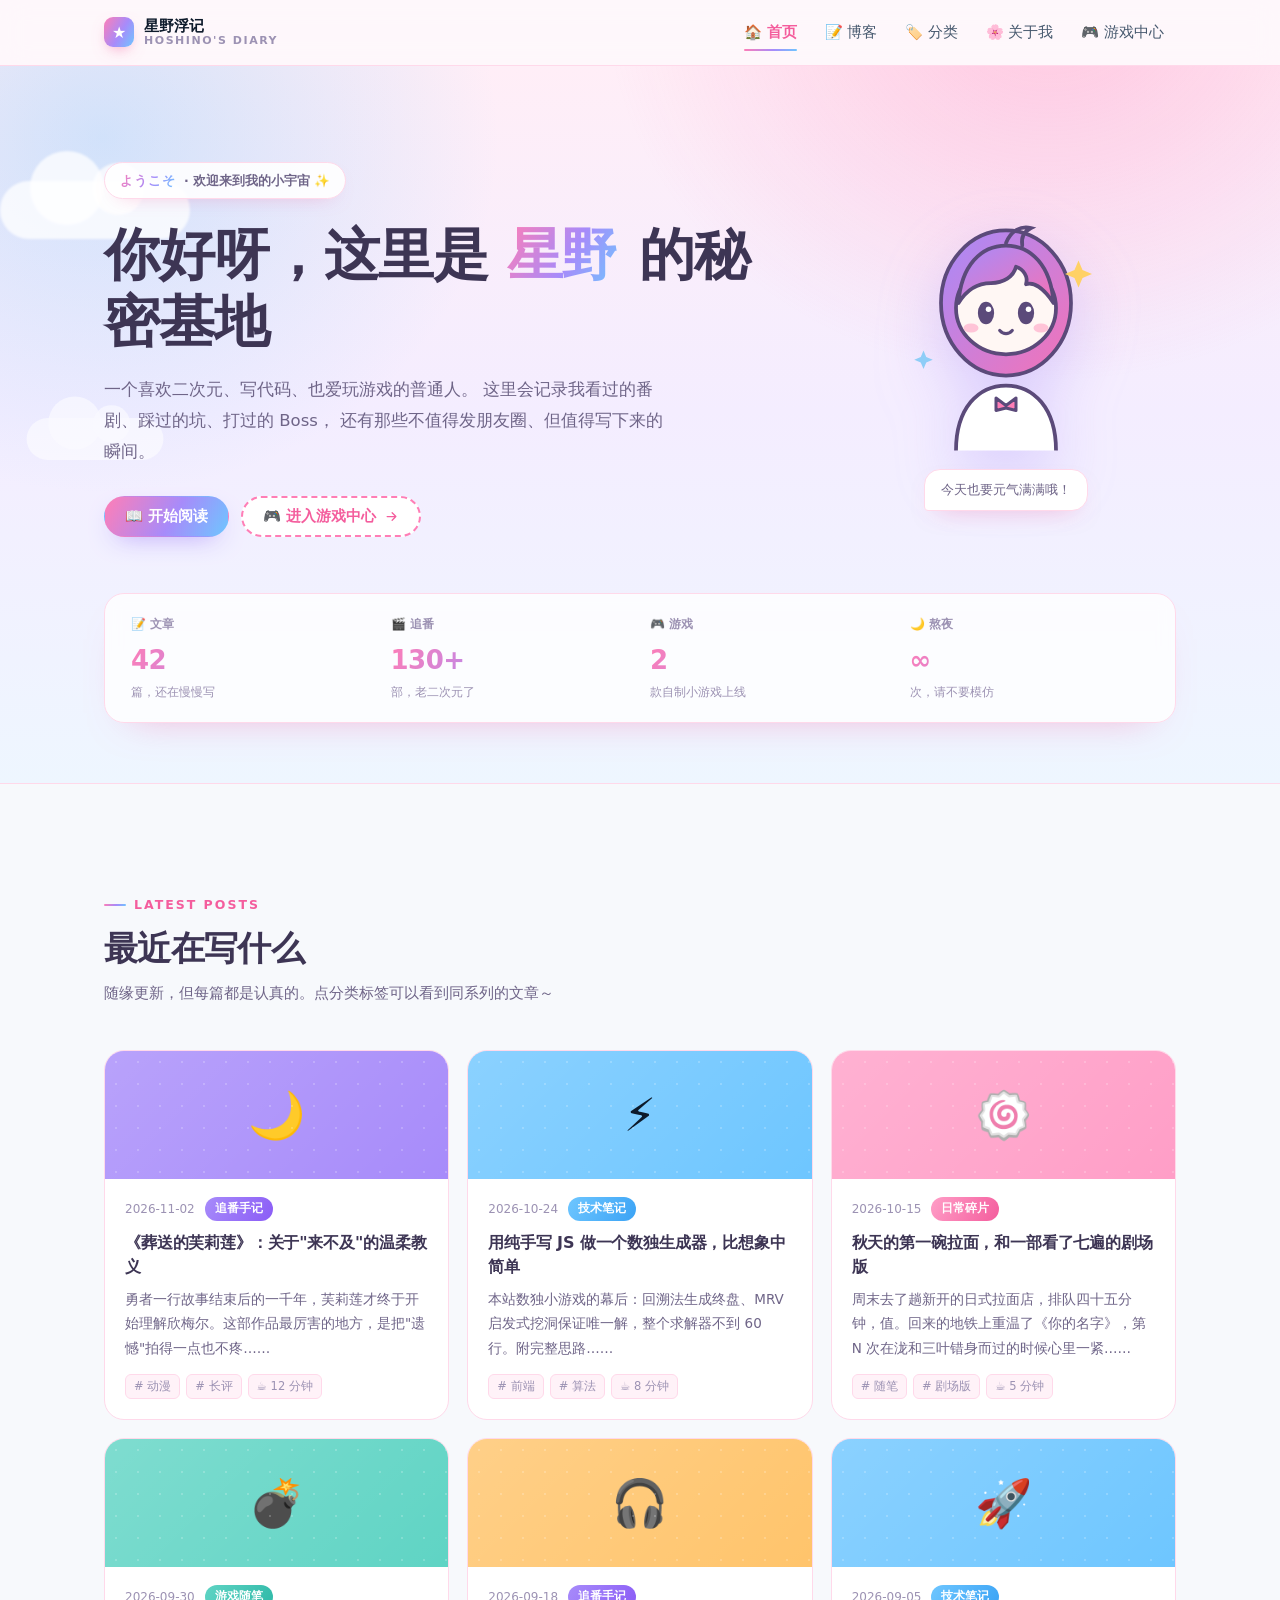
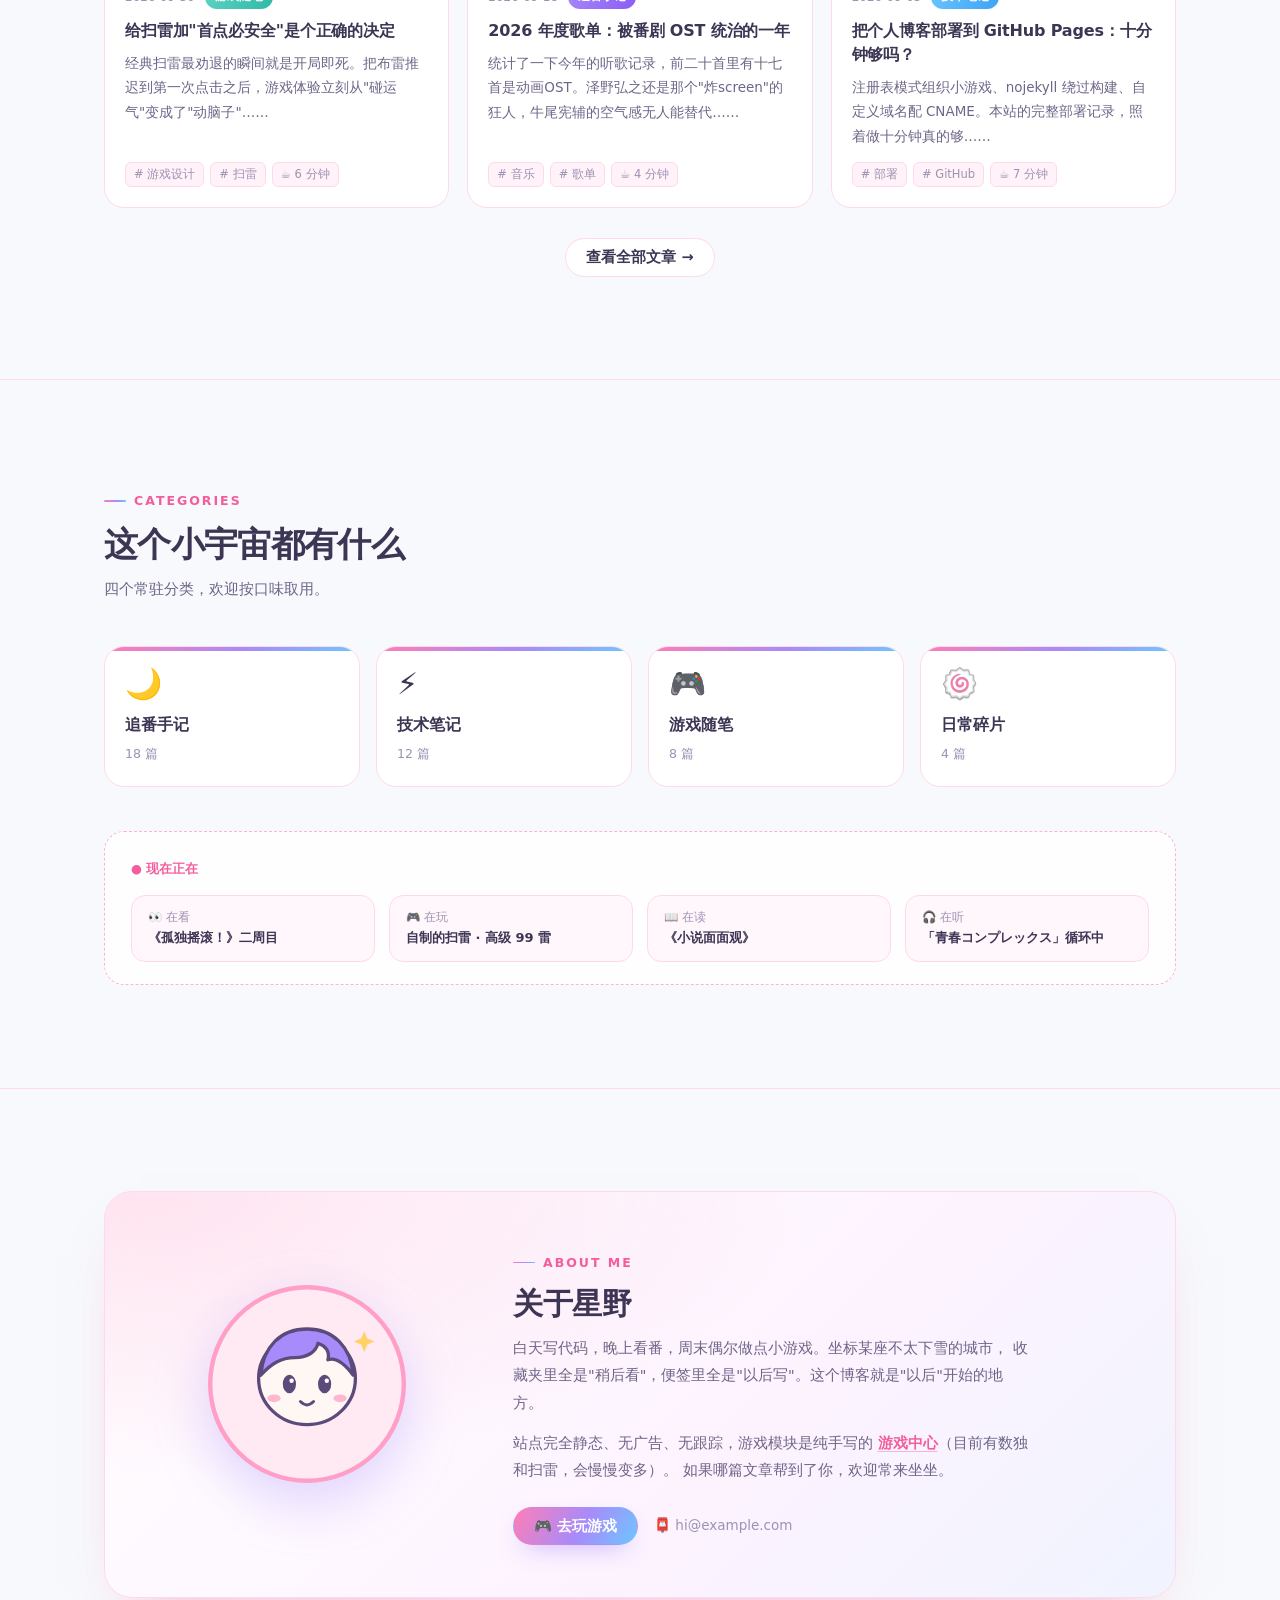
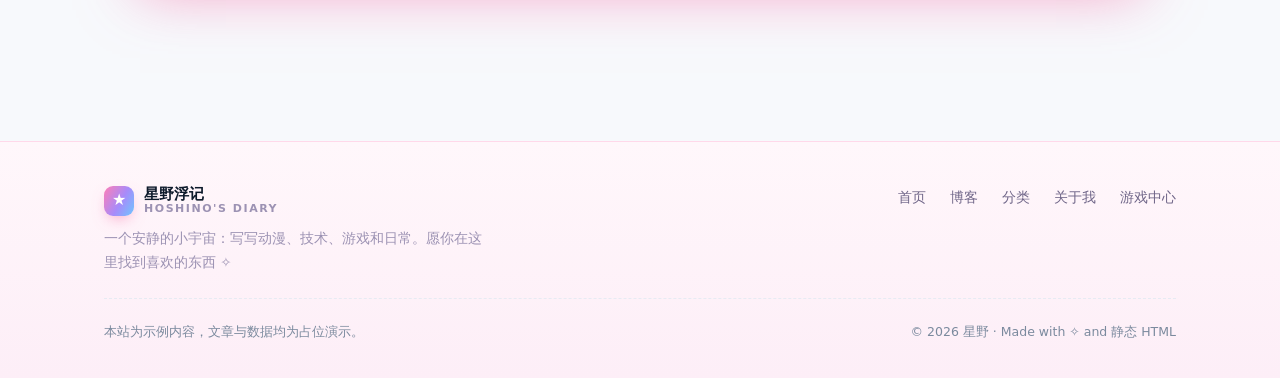
<file: index.html>
<!DOCTYPE html>
<html lang="zh-CN">
<head>
<meta charset="UTF-8" />
<meta name="viewport" content="width=device-width, initial-scale=1" />
<title>星野浮记 · 一个人的小宇宙</title>
<meta name="description" content="星野的个人博客：写写动漫、技术、游戏和日常，偶尔发发呆。欢迎来我的小宇宙坐坐。" />
<link rel="icon" href="data:image/svg+xml,%3Csvg xmlns='http://www.w3.org/2000/svg' viewBox='0 0 32 32'%3E%3Crect width='32' height='32' rx='10' fill='%23ff7eb6'/%3E%3Ctext x='16' y='22' font-size='15' fill='white' text-anchor='middle'%3E%E2%98%86%3C/text%3E%3C/svg%3E" />
<link rel="stylesheet" href="assets/css/base.css" />
<link rel="stylesheet" href="assets/css/home.css" />
<script>document.documentElement.classList.add('js');</script>
</head>
<body class="theme-anime">

<header class="nav">
  <div class="nav__inner">
    <a class="brand" href="index.html">
      <span class="brand__mark">★</span>
      <span class="brand__text">
        <b>星野浮记</b>
        <span>Hoshino's Diary</span>
      </span>
    </a>
    <button class="nav__toggle" type="button" aria-label="展开菜单" aria-expanded="false" data-nav-toggle>
      <span></span>
    </button>
    <nav class="nav__links" data-nav-links>
      <a class="nav__link is-active" href="index.html">🏠 首页</a>
      <a class="nav__link" href="#posts">📝 博客</a>
      <a class="nav__link" href="#tags">🏷️ 分类</a>
      <a class="nav__link" href="#about">🌸 关于我</a>
      <a class="nav__link" href="games.html">🎮 游戏中心</a>
    </nav>
  </div>
</header>

<main>

  <!-- ================= HERO ================= -->
  <section class="hero">
    <div class="hero__sky" aria-hidden="true"></div>
    <div class="hero__cloud hero__cloud--a" aria-hidden="true"></div>
    <div class="hero__cloud hero__cloud--b" aria-hidden="true"></div>
    <div class="petals" aria-hidden="true">
      <i></i><i></i><i></i><i></i><i></i><i></i><i></i><i></i><i></i><i></i>
      <i></i><i></i><i></i><i></i>
    </div>

    <div class="wrap hero__inner">
      <div class="hero__main">
        <div class="hero__intro">
          <span class="hero__badge">
            <span class="hero__badge-jp">ようこそ</span> · 欢迎来到我的小宇宙 ✨
          </span>

          <h1 class="hero__title">
            你好呀，这里是
            <span class="hero__title-em">星野</span>
            的秘密基地
          </h1>

          <p class="hero__lede">
            一个喜欢二次元、写代码、也爱玩游戏的普通人。
            这里会记录我看过的番剧、踩过的坑、打过的 Boss，
            还有那些不值得发朋友圈、但值得写下来的瞬间。
          </p>

          <div class="hero__actions">
            <a class="btn btn--primary" href="#posts">
              📖 开始阅读
            </a>
            <a class="btn btn--game" href="games.html">
              🎮 进入游戏中心
              <svg width="15" height="15" viewBox="0 0 24 24" fill="none" stroke="currentColor" stroke-width="2" stroke-linecap="round" stroke-linejoin="round" aria-hidden="true"><path d="M5 12h14M13 6l6 6-6 6"/></svg>
            </a>
          </div>
        </div>

        <div class="hero__mascot" aria-hidden="true">
          <!-- 简笔画风看板娘 -->
          <svg viewBox="0 0 200 220" role="img" aria-label="看板娘">
            <defs>
              <linearGradient id="hair-g" x1="0" y1="0" x2="1" y2="1">
                <stop offset="0" stop-color="#a78bfa"/>
                <stop offset="1" stop-color="#f472b6"/>
              </linearGradient>
            </defs>
            <!-- 身体 -->
            <path d="M60 210c0-34 18-52 40-52s40 18 40 52" fill="#fff" stroke="#5b4a7a" stroke-width="3" stroke-linejoin="round"/>
            <!-- 领结 -->
            <path d="M92 168l8 6 8-6v10l-8-2-8 2z" fill="#ff7eb6" stroke="#5b4a7a" stroke-width="2.4" stroke-linejoin="round"/>
            <!-- 后发 -->
            <ellipse cx="100" cy="92" rx="52" ry="58" fill="url(#hair-g)" stroke="#5b4a7a" stroke-width="3"/>
            <!-- 脸 -->
            <ellipse cx="100" cy="96" rx="40" ry="37" fill="#fff7f4" stroke="#5b4a7a" stroke-width="3"/>
            <!-- 刘海 -->
            <path d="M62 92c2-30 18-46 38-46s36 16 38 46c-8-12-16-17-22-15 2-6-2-12-8-14-2 8-10 13-20 13-12 0-20 6-26 16z" fill="url(#hair-g)" stroke="#5b4a7a" stroke-width="3" stroke-linejoin="round"/>
            <!-- 呆毛 -->
            <path d="M100 44c4-10 12-14 20-12-6 3-8 8-7 14" fill="none" stroke="#5b4a7a" stroke-width="3" stroke-linecap="round"/>
            <!-- 眼睛 -->
            <ellipse cx="84" cy="100" rx="6.5" ry="9" fill="#5b4a7a"/>
            <ellipse cx="116" cy="100" rx="6.5" ry="9" fill="#5b4a7a"/>
            <circle cx="86" cy="97" r="2.2" fill="#fff"/>
            <circle cx="118" cy="97" r="2.2" fill="#fff"/>
            <!-- 腮红 -->
            <ellipse cx="72" cy="112" rx="6" ry="3.6" fill="#ffb7cf" opacity=".8"/>
            <ellipse cx="128" cy="112" rx="6" ry="3.6" fill="#ffb7cf" opacity=".8"/>
            <!-- 嘴 -->
            <path d="M95 114c3 3.4 7 3.4 10 0" fill="none" stroke="#5b4a7a" stroke-width="2.6" stroke-linecap="round"/>
            <!-- 星星 -->
            <path class="spark" d="M158 58l3.2 7.6 7.6 3.2-7.6 3.2-3.2 7.6-3.2-7.6-7.6-3.2 7.6-3.2z" fill="#ffd166"/>
            <path class="spark spark--2" d="M34 130l2.2 5.2 5.2 2.2-5.2 2.2-2.2 5.2-2.2-5.2-5.2-2.2 5.2-2.2z" fill="#8ecdf7"/>
          </svg>
          <span class="hero__mascot-say">今天也要元气满满哦！</span>
        </div>
      </div>

      <dl class="hero__stats">
        <div class="hero__stat">
          <dt>📝 文章</dt>
          <dd><b>42</b><span>篇，还在慢慢写</span></dd>
        </div>
        <div class="hero__stat">
          <dt>🎬 追番</dt>
          <dd><b>130+</b><span>部，老二次元了</span></dd>
        </div>
        <div class="hero__stat">
          <dt>🎮 游戏</dt>
          <dd><b>2</b><span>款自制小游戏上线</span></dd>
        </div>
        <div class="hero__stat">
          <dt>🌙 熬夜</dt>
          <dd><b>∞</b><span>次，请不要模仿</span></dd>
        </div>
      </dl>
    </div>
  </section>

  <!-- ================= 最新文章 ================= -->
  <section class="section" id="posts">
    <div class="wrap">
      <div class="sec-head">
        <span class="eyebrow">Latest Posts</span>
        <h2>最近在写什么</h2>
        <p>随缘更新，但每篇都是认真的。点分类标签可以看到同系列的文章～</p>
      </div>

      <div class="post-grid">
        <article class="post-card reveal">
          <a class="post-card__link" href="#posts" aria-label="阅读文章">
            <div class="post-card__cover post-card__cover--violet"><span>🌙</span></div>
            <div class="post-card__body">
              <div class="post-card__meta">
                <time datetime="2026-11-02">2026-11-02</time>
                <span class="post-card__cat post-card__cat--anime">追番手记</span>
              </div>
              <h3>《葬送的芙莉莲》：关于"来不及"的温柔教义</h3>
              <p>勇者一行故事结束后的一千年，芙莉莲才终于开始理解欣梅尔。这部作品最厉害的地方，是把"遗憾"拍得一点也不疼……</p>
              <div class="post-card__foot"><span># 动漫</span><span># 长评</span><span>☕ 12 分钟</span></div>
            </div>
          </a>
        </article>

        <article class="post-card reveal">
          <a class="post-card__link" href="#posts" aria-label="阅读文章">
            <div class="post-card__cover post-card__cover--blue"><span>⚡</span></div>
            <div class="post-card__body">
              <div class="post-card__meta">
                <time datetime="2026-10-24">2026-10-24</time>
                <span class="post-card__cat post-card__cat--tech">技术笔记</span>
              </div>
              <h3>用纯手写 JS 做一个数独生成器，比想象中简单</h3>
              <p>本站数独小游戏的幕后：回溯法生成终盘、MRV 启发式挖洞保证唯一解，整个求解器不到 60 行。附完整思路……</p>
              <div class="post-card__foot"><span># 前端</span><span># 算法</span><span>☕ 8 分钟</span></div>
            </div>
          </a>
        </article>

        <article class="post-card reveal">
          <a class="post-card__link" href="#posts" aria-label="阅读文章">
            <div class="post-card__cover post-card__cover--pink"><span>🍥</span></div>
            <div class="post-card__body">
              <div class="post-card__meta">
                <time datetime="2026-10-15">2026-10-15</time>
                <span class="post-card__cat post-card__cat--life">日常碎片</span>
              </div>
              <h3>秋天的第一碗拉面，和一部看了七遍的剧场版</h3>
              <p>周末去了趟新开的日式拉面店，排队四十五分钟，值。回来的地铁上重温了《你的名字》，第 N 次在泷和三叶错身而过的时候心里一紧……</p>
              <div class="post-card__foot"><span># 随笔</span><span># 剧场版</span><span>☕ 5 分钟</span></div>
            </div>
          </a>
        </article>

        <article class="post-card reveal">
          <a class="post-card__link" href="#posts" aria-label="阅读文章">
            <div class="post-card__cover post-card__cover--mint"><span>💣</span></div>
            <div class="post-card__body">
              <div class="post-card__meta">
                <time datetime="2026-09-30">2026-09-30</time>
                <span class="post-card__cat post-card__cat--game">游戏随笔</span>
              </div>
              <h3>给扫雷加"首点必安全"是个正确的决定</h3>
              <p>经典扫雷最劝退的瞬间就是开局即死。把布雷推迟到第一次点击之后，游戏体验立刻从"碰运气"变成了"动脑子"……</p>
              <div class="post-card__foot"><span># 游戏设计</span><span># 扫雷</span><span>☕ 6 分钟</span></div>
            </div>
          </a>
        </article>

        <article class="post-card reveal">
          <a class="post-card__link" href="#posts" aria-label="阅读文章">
            <div class="post-card__cover post-card__cover--gold"><span>🎧</span></div>
            <div class="post-card__body">
              <div class="post-card__meta">
                <time datetime="2026-09-18">2026-09-18</time>
                <span class="post-card__cat post-card__cat--anime">追番手记</span>
              </div>
              <h3>2026 年度歌单：被番剧 OST 统治的一年</h3>
              <p>统计了一下今年的听歌记录，前二十首里有十七首是动画OST。泽野弘之还是那个"炸screen"的狂人，牛尾宪辅的空气感无人能替代……</p>
              <div class="post-card__foot"><span># 音乐</span><span># 歌单</span><span>☕ 4 分钟</span></div>
            </div>
          </a>
        </article>

        <article class="post-card reveal">
          <a class="post-card__link" href="#posts" aria-label="阅读文章">
            <div class="post-card__cover post-card__cover--blue"><span>🚀</span></div>
            <div class="post-card__body">
              <div class="post-card__meta">
                <time datetime="2026-09-05">2026-09-05</time>
                <span class="post-card__cat post-card__cat--tech">技术笔记</span>
              </div>
              <h3>把个人博客部署到 GitHub Pages：十分钟够吗？</h3>
              <p>注册表模式组织小游戏、nojekyll 绕过构建、自定义域名配 CNAME。本站的完整部署记录，照着做十分钟真的够……</p>
              <div class="post-card__foot"><span># 部署</span><span># GitHub</span><span>☕ 7 分钟</span></div>
            </div>
          </a>
        </article>
      </div>

      <div class="post-more reveal">
        <a class="btn btn--ghost" href="#posts">查看全部文章 →</a>
      </div>
    </div>
  </section>

  <!-- ================= 分类 ================= -->
  <section class="section tags-section" id="tags">
    <div class="wrap">
      <div class="sec-head">
        <span class="eyebrow">Categories</span>
        <h2>这个小宇宙都有什么</h2>
        <p>四个常驻分类，欢迎按口味取用。</p>
      </div>

      <div class="tag-cloud">
        <a class="tag-pill tag-pill--anime reveal" href="#posts">
          <span class="tag-pill__emoji">🌙</span>
          <b>追番手记</b>
          <span class="tag-pill__count">18 篇</span>
        </a>
        <a class="tag-pill tag-pill--tech reveal" href="#posts">
          <span class="tag-pill__emoji">⚡</span>
          <b>技术笔记</b>
          <span class="tag-pill__count">12 篇</span>
        </a>
        <a class="tag-pill tag-pill--game reveal" href="#posts">
          <span class="tag-pill__emoji">🎮</span>
          <b>游戏随笔</b>
          <span class="tag-pill__count">8 篇</span>
        </a>
        <a class="tag-pill tag-pill--life reveal" href="#posts">
          <span class="tag-pill__emoji">🍥</span>
          <b>日常碎片</b>
          <span class="tag-pill__count">4 篇</span>
        </a>
      </div>

      <div class="now-playing reveal">
        <div class="now-playing__head">
          <span class="now-playing__badge">● 现在正在</span>
        </div>
        <div class="now-playing__grid">
          <div class="now-playing__item">
            <span class="now-playing__label">👀 在看</span>
            <b>《孤独摇滚！》二周目</b>
          </div>
          <div class="now-playing__item">
            <span class="now-playing__label">🎮 在玩</span>
            <b>自制的扫雷 · 高级 99 雷</b>
          </div>
          <div class="now-playing__item">
            <span class="now-playing__label">📖 在读</span>
            <b>《小说面面观》</b>
          </div>
          <div class="now-playing__item">
            <span class="now-playing__label">🎧 在听</span>
            <b>「青春コンプレックス」循环中</b>
          </div>
        </div>
      </div>
    </div>
  </section>

  <!-- ================= 关于我 ================= -->
  <section class="section about-section" id="about">
    <div class="wrap">
      <div class="about reveal">
        <div class="about__avatar" aria-hidden="true">
          <svg viewBox="0 0 200 220" role="img" aria-label="头像">
            <circle cx="100" cy="100" r="88" fill="#ffe9f3" stroke="#ff9ec6" stroke-width="4"/>
            <ellipse cx="100" cy="95" rx="44" ry="42" fill="#fff7f4" stroke="#5b4a7a" stroke-width="3"/>
            <path d="M58 92c2-26 18-42 42-42s40 16 42 42c-9-12-17-16-23-14 2-7-2-13-9-15-2 8-10 13-21 13-13 0-22 6-31 16z" fill="#a78bfa" stroke="#5b4a7a" stroke-width="3" stroke-linejoin="round"/>
            <ellipse cx="84" cy="100" rx="6" ry="8.5" fill="#5b4a7a"/>
            <ellipse cx="116" cy="100" rx="6" ry="8.5" fill="#5b4a7a"/>
            <circle cx="86" cy="97" r="2" fill="#fff"/>
            <circle cx="118" cy="97" r="2" fill="#fff"/>
            <ellipse cx="70" cy="113" rx="6" ry="3.5" fill="#ffb7cf"/>
            <ellipse cx="130" cy="113" rx="6" ry="3.5" fill="#ffb7cf"/>
            <path d="M94 116c4 4 8 4 12 0" fill="none" stroke="#5b4a7a" stroke-width="2.6" stroke-linecap="round"/>
            <path d="M152 52l2.8 6.6 6.6 2.8-6.6 2.8-2.8 6.6-2.8-6.6-6.6-2.8 6.6-2.8z" fill="#ffd166"/>
          </svg>
        </div>
        <div class="about__body">
          <span class="eyebrow">About Me</span>
          <h2>关于星野</h2>
          <p>
            白天写代码，晚上看番，周末偶尔做点小游戏。坐标某座不太下雪的城市，
            收藏夹里全是"稍后看"，便签里全是"以后写"。这个博客就是"以后"开始的地方。
          </p>
          <p>
            站点完全静态、无广告、无跟踪，游戏模块是纯手写的
            <a href="games.html">游戏中心</a>（目前有数独和扫雷，会慢慢变多）。
            如果哪篇文章帮到了你，欢迎常来坐坐。
          </p>
          <div class="about__links">
            <a class="btn btn--primary" href="games.html">🎮 去玩游戏</a>
            <span class="about__mailto">📮 hi@example.com</span>
          </div>
        </div>
      </div>
    </div>
  </section>

</main>

<footer class="footer">
  <div class="footer__inner">
    <div class="footer__brand">
      <a class="brand" href="index.html" style="margin-bottom:10px">
        <span class="brand__mark">★</span>
        <span class="brand__text"><b>星野浮记</b><span>Hoshino's Diary</span></span>
      </a>
      <p>一个安静的小宇宙：写写动漫、技术、游戏和日常。愿你在这里找到喜欢的东西 ✧</p>
    </div>
    <div class="footer__links">
      <a href="index.html">首页</a>
      <a href="#posts">博客</a>
      <a href="#tags">分类</a>
      <a href="#about">关于我</a>
      <a href="games.html">游戏中心</a>
    </div>
    <div class="footer__meta">
      <span>本站为示例内容，文章与数据均为占位演示。</span>
      <span>© <span data-year>2026</span> 星野 · Made with ✧ and 静态 HTML</span>
    </div>
  </div>
</footer>

<script src="assets/js/site.js"></script>
</body>
</html>
</file>
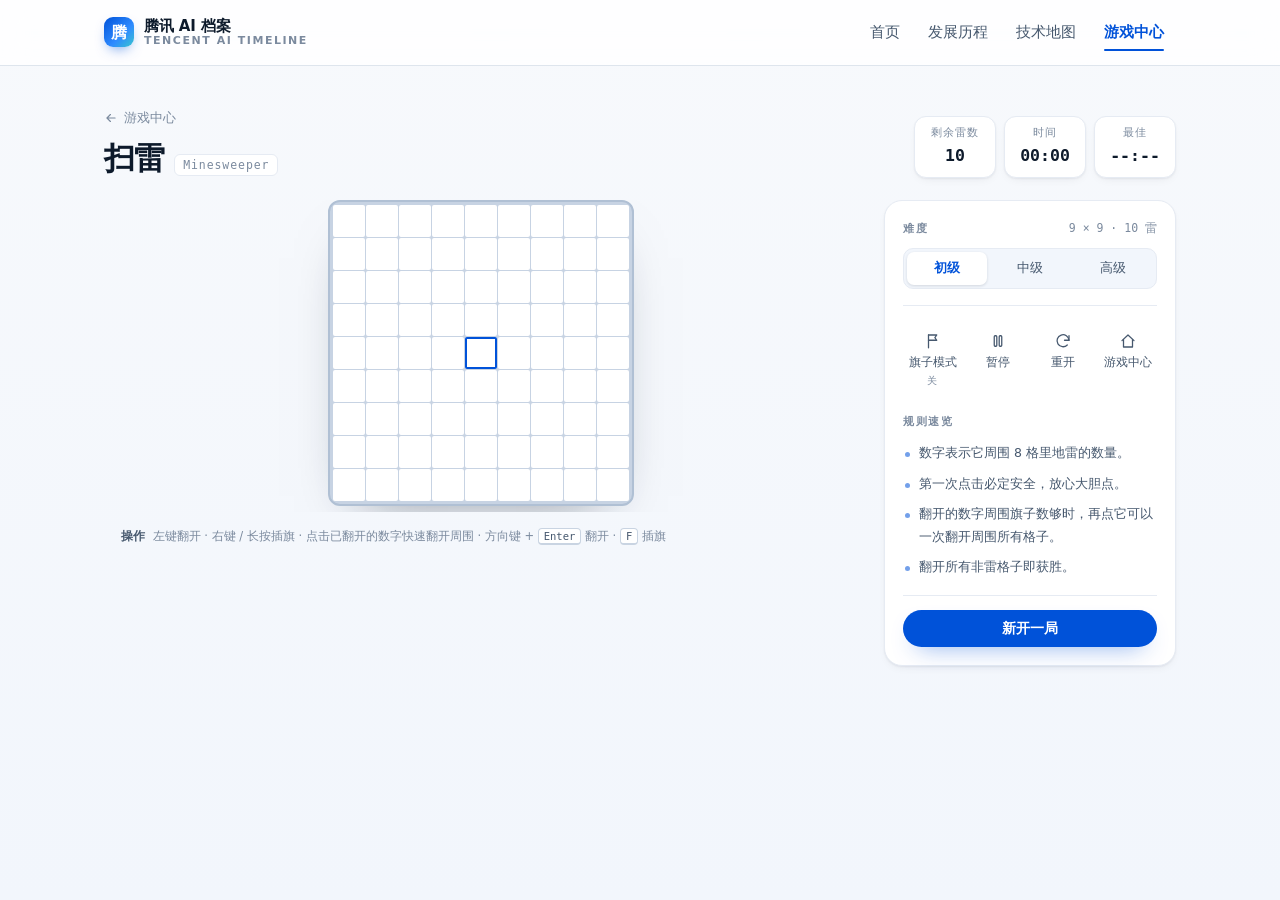
<file: games/minesweeper/index.html>
<!DOCTYPE html>
<html lang="zh-CN">
<head>
<meta charset="UTF-8" />
<meta name="viewport" content="width=device-width, initial-scale=1, viewport-fit=cover" />
<title>扫雷 · 腾讯 AI 档案</title>
<meta name="description" content="经典扫雷游戏，初级 9×9 / 中级 16×16 / 高级 30×16 三档难度，首次点击必安全，支持插旗、双击快开与计时排行。" />
<link rel="icon" href="data:image/svg+xml,%3Csvg xmlns='http://www.w3.org/2000/svg' viewBox='0 0 32 32'%3E%3Crect width='32' height='32' rx='9' fill='%230052d9'/%3E%3Ctext x='16' y='22' font-size='16' font-family='serif' fill='white' text-anchor='middle'%3EA%3C/text%3E%3C/svg%3E" />
<link rel="stylesheet" href="../../assets/css/base.css" />
<link rel="stylesheet" href="minesweeper.css" />
</head>
<body class="ms-body">

<header class="nav">
  <div class="nav__inner">
    <a class="brand" href="../../index.html">
      <span class="brand__mark">腾</span>
      <span class="brand__text">
        <b>腾讯 AI 档案</b>
        <span>Tencent AI Timeline</span>
      </span>
    </a>
    <button class="nav__toggle" type="button" aria-label="展开菜单" aria-expanded="false" data-nav-toggle>
      <span></span>
    </button>
    <nav class="nav__links" data-nav-links>
      <a class="nav__link" href="../../index.html">首页</a>
      <a class="nav__link" href="../../index.html#timeline">发展历程</a>
      <a class="nav__link" href="../../index.html#map">技术地图</a>
      <a class="nav__link is-active" href="../../games.html">游戏中心</a>
    </nav>
  </div>
</header>

<main class="ms">
  <div class="wrap">

    <div class="ms-head">
      <div class="ms-head__left">
        <a class="ms-back" href="../../games.html">
          <svg width="14" height="14" viewBox="0 0 24 24" fill="none" stroke="currentColor" stroke-width="2" stroke-linecap="round" stroke-linejoin="round" aria-hidden="true"><path d="M19 12H6M11 6l-6 6 6 6"/></svg>
          游戏中心
        </a>
        <h1>扫雷 <span>Minesweeper</span></h1>
      </div>

      <div class="ms-stats">
        <div class="ms-stat">
          <span>剩余雷数</span>
          <b data-stat="mines">10</b>
        </div>
        <div class="ms-stat">
          <span>时间</span>
          <b data-stat="time">00:00</b>
        </div>
        <div class="ms-stat">
          <span>最佳</span>
          <b data-stat="best">--:--</b>
        </div>
      </div>
    </div>

    <div class="ms-layout">

      <div class="ms-main">
        <div class="ms-board-scroll">
          <div class="board" id="board" role="grid" aria-label="扫雷棋盘" tabindex="0"></div>
        </div>
        <p class="ms-keys">
          <span>操作</span> 左键翻开 · 右键 / 长按插旗 · 点击已翻开的数字快速翻开周围 · 方向键 + <kbd>Enter</kbd> 翻开 · <kbd>F</kbd> 插旗
        </p>
      </div>

      <aside class="panel">

        <div class="panel__sec">
          <div class="panel__row">
            <span class="panel__label">难度</span>
            <span class="panel__hintline" data-diff-size>9 × 9 · 10 雷</span>
          </div>
          <div class="seg" data-difficulty-group>
            <button type="button" data-difficulty="beginner" class="is-active">初级</button>
            <button type="button" data-difficulty="intermediate">中级</button>
            <button type="button" data-difficulty="expert">高级</button>
          </div>
        </div>

        <div class="panel__sec panel__sec--tools">
          <button class="tool" type="button" data-act="flagmode" aria-pressed="false">
            <svg viewBox="0 0 24 24" fill="none" stroke="currentColor" stroke-width="1.7" stroke-linecap="round" stroke-linejoin="round" aria-hidden="true"><path d="M6 21V4"/><path d="M6 4h11l-2.5 3.5L17 11H6"/></svg>
            <span>旗子模式</span>
            <em data-flagmode-state>关</em>
          </button>
          <button class="tool" type="button" data-act="pause">
            <svg viewBox="0 0 24 24" fill="none" stroke="currentColor" stroke-width="1.7" stroke-linecap="round" aria-hidden="true"><rect x="7" y="5" width="3.4" height="14" rx="1.2"/><rect x="13.6" y="5" width="3.4" height="14" rx="1.2"/></svg>
            <span>暂停</span>
          </button>
          <button class="tool" type="button" data-act="new">
            <svg viewBox="0 0 24 24" fill="none" stroke="currentColor" stroke-width="1.7" stroke-linecap="round" stroke-linejoin="round" aria-hidden="true"><path d="M20 11a8 8 0 1 0-2.3 6.3"/><path d="M20 5v6h-6"/></svg>
            <span>重开</span>
          </button>
          <button class="tool" type="button" data-act="home">
            <svg viewBox="0 0 24 24" fill="none" stroke="currentColor" stroke-width="1.7" stroke-linecap="round" stroke-linejoin="round" aria-hidden="true"><path d="M4 11.5 12 4l8 7.5"/><path d="M6 10v10h12V10"/></svg>
            <span>游戏中心</span>
          </button>
        </div>

        <div class="panel__sec">
          <span class="panel__label">规则速览</span>
          <ul class="ms-rules">
            <li>数字表示它周围 8 格里地雷的数量。</li>
            <li>第一次点击必定安全，放心大胆点。</li>
            <li>翻开的数字周围旗子数够时，再点它可以一次翻开周围所有格子。</li>
            <li>翻开所有非雷格子即获胜。</li>
          </ul>
        </div>

        <div class="panel__actions">
          <button class="btn btn--primary" type="button" data-act="new">新开一局</button>
        </div>

      </aside>
    </div>
  </div>

  <!-- 结算弹层 -->
  <div class="overlay" data-overlay hidden>
    <div class="overlay__card" role="dialog" aria-modal="true" aria-labelledby="ms-result-title">
      <div class="overlay__mark" data-result-mark>
        <svg viewBox="0 0 24 24" fill="none" stroke="currentColor" stroke-width="2.2" stroke-linecap="round" stroke-linejoin="round" aria-hidden="true"><path d="m5 13 4.5 4.5L19 7"/></svg>
      </div>
      <h2 id="ms-result-title" data-result-title>胜利！</h2>
      <p class="overlay__sub">
        难度 <b data-result-diff>初级</b> · 用时 <b data-result-time>00:00</b>
      </p>
      <p class="overlay__record" data-result-record hidden>🎉 新的最佳记录</p>
      <div class="overlay__actions">
        <button class="btn btn--primary" type="button" data-act="new">再来一局</button>
        <a class="btn btn--ghost" href="../../games.html">返回游戏中心</a>
      </div>
    </div>
  </div>

  <!-- 暂停层 -->
  <div class="pause-layer" data-pause-layer hidden>
    <div class="pause-layer__inner">
      <div class="pause-layer__icon" aria-hidden="true">
        <svg viewBox="0 0 24 24" fill="currentColor"><rect x="7" y="5" width="3.6" height="14" rx="1.2"/><rect x="13.4" y="5" width="3.6" height="14" rx="1.2"/></svg>
      </div>
      <p>已暂停</p>
      <button class="btn btn--primary" type="button" data-act="pause">继续游戏</button>
    </div>
  </div>
</main>

<script src="../../assets/js/site.js"></script>
<script src="minesweeper.js"></script>
</body>
</html>
</file>
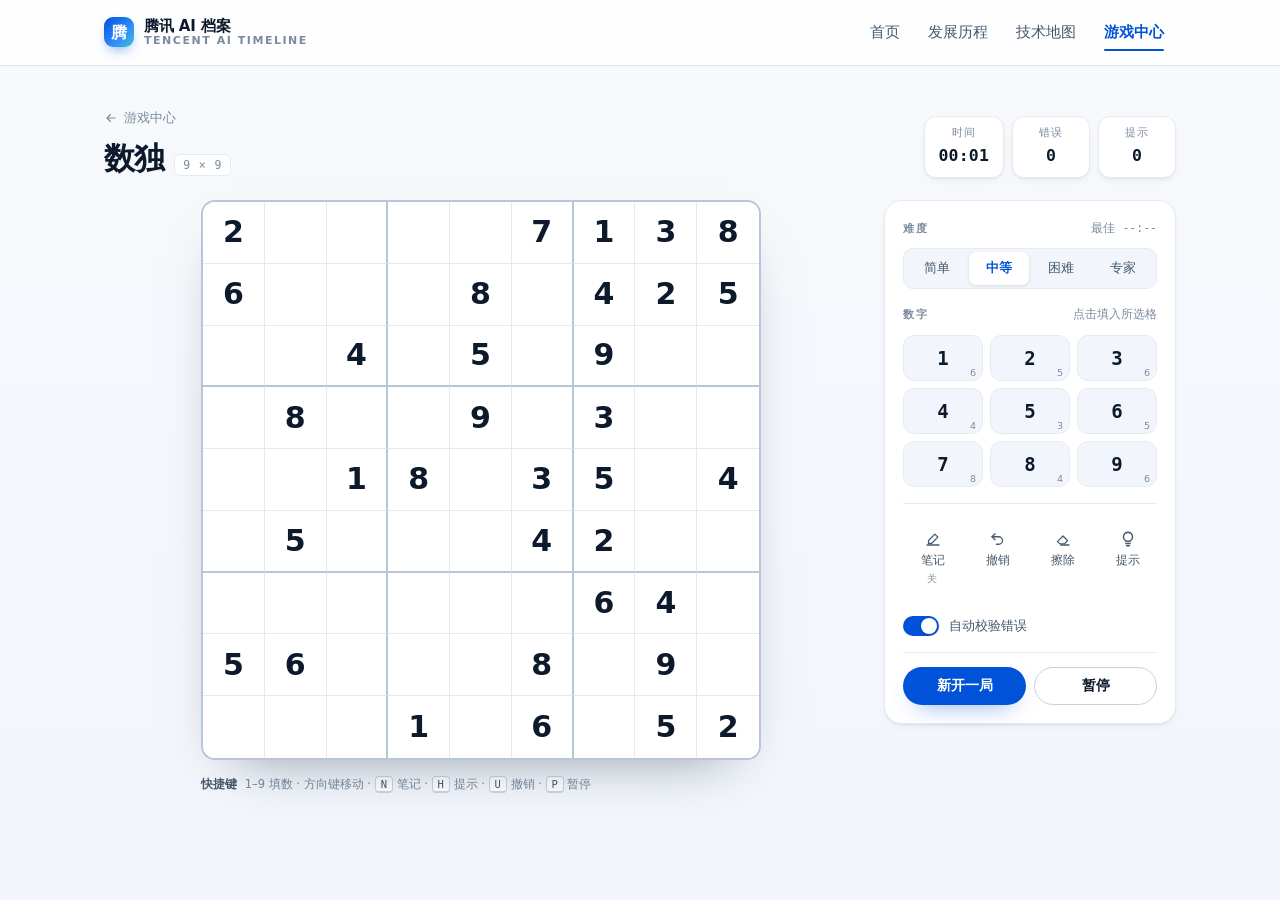
<file: games/sudoku/index.html>
<!DOCTYPE html>
<html lang="zh-CN">
<head>
<meta charset="UTF-8" />
<meta name="viewport" content="width=device-width, initial-scale=1, viewport-fit=cover" />
<title>数独 9×9 · 腾讯 AI 档案</title>
<meta name="description" content="经典 9×9 数独游戏，四档难度，支持笔记模式、撤销、提示与自动校验，题目随机生成且保证唯一解。" />
<link rel="icon" href="data:image/svg+xml,%3Csvg xmlns='http://www.w3.org/2000/svg' viewBox='0 0 32 32'%3E%3Crect width='32' height='32' rx='9' fill='%230052d9'/%3E%3Ctext x='16' y='22' font-size='16' font-family='serif' fill='white' text-anchor='middle'%3EA%3C/text%3E%3C/svg%3E" />
<link rel="stylesheet" href="../../assets/css/base.css" />
<link rel="stylesheet" href="sudoku.css" />
</head>
<body class="sudoku-body">

<header class="nav">
  <div class="nav__inner">
    <a class="brand" href="../../index.html">
      <span class="brand__mark">腾</span>
      <span class="brand__text">
        <b>腾讯 AI 档案</b>
        <span>Tencent AI Timeline</span>
      </span>
    </a>
    <button class="nav__toggle" type="button" aria-label="展开菜单" aria-expanded="false" data-nav-toggle>
      <span></span>
    </button>
    <nav class="nav__links" data-nav-links>
      <a class="nav__link" href="../../index.html">首页</a>
      <a class="nav__link" href="../../index.html#timeline">发展历程</a>
      <a class="nav__link" href="../../index.html#map">技术地图</a>
      <a class="nav__link is-active" href="../../games.html">游戏中心</a>
    </nav>
  </div>
</header>

<main class="sz">
  <div class="wrap">

    <div class="sz-head">
      <div class="sz-head__left">
        <a class="sz-back" href="../../games.html">
          <svg width="14" height="14" viewBox="0 0 24 24" fill="none" stroke="currentColor" stroke-width="2" stroke-linecap="round" stroke-linejoin="round" aria-hidden="true"><path d="M19 12H6M11 6l-6 6 6 6"/></svg>
          游戏中心
        </a>
        <h1>数独 <span>9 × 9</span></h1>
      </div>

      <div class="sz-stats">
        <div class="sz-stat">
          <span>时间</span>
          <b data-stat="time">00:00</b>
        </div>
        <div class="sz-stat">
          <span>错误</span>
          <b data-stat="mistakes">0</b>
        </div>
        <div class="sz-stat">
          <span>提示</span>
          <b data-stat="hints">0</b>
        </div>
      </div>
    </div>

    <div class="sz-layout">

      <div class="sz-main">
        <div class="board" id="board" role="grid" aria-label="9 乘 9 数独棋盘" tabindex="0"></div>
        <p class="sz-keys">
          <span>快捷键</span> 1–9 填数 · 方向键移动 · <kbd>N</kbd> 笔记 · <kbd>H</kbd> 提示 · <kbd>U</kbd> 撤销 · <kbd>P</kbd> 暂停
        </p>
      </div>

      <aside class="panel">

        <div class="panel__sec">
          <div class="panel__row">
            <span class="panel__label">难度</span>
            <span class="panel__best" data-best>最佳 --:--</span>
          </div>
          <div class="seg" data-difficulty-group>
            <button type="button" data-difficulty="easy">简单</button>
            <button type="button" data-difficulty="medium" class="is-active">中等</button>
            <button type="button" data-difficulty="hard">困难</button>
            <button type="button" data-difficulty="expert">专家</button>
          </div>
        </div>

        <div class="panel__sec">
          <div class="panel__row">
            <span class="panel__label">数字</span>
            <span class="panel__hintline">点击填入所选格</span>
          </div>
          <div class="pad" data-pad></div>
        </div>

        <div class="panel__sec panel__sec--tools">
          <button class="tool" type="button" data-act="notes" aria-pressed="false">
            <svg viewBox="0 0 24 24" fill="none" stroke="currentColor" stroke-width="1.7" stroke-linecap="round" stroke-linejoin="round" aria-hidden="true"><path d="M4 20h16"/><path d="M14.5 5.5 18.5 9.5 10 18H6v-4z"/></svg>
            <span>笔记</span>
            <em data-notes-state>关</em>
          </button>
          <button class="tool" type="button" data-act="undo">
            <svg viewBox="0 0 24 24" fill="none" stroke="currentColor" stroke-width="1.7" stroke-linecap="round" stroke-linejoin="round" aria-hidden="true"><path d="M4 9h9a5 5 0 0 1 0 10h-3"/><path d="M4 9l4-4M4 9l4 4"/></svg>
            <span>撤销</span>
          </button>
          <button class="tool" type="button" data-act="erase">
            <svg viewBox="0 0 24 24" fill="none" stroke="currentColor" stroke-width="1.7" stroke-linecap="round" stroke-linejoin="round" aria-hidden="true"><path d="M9 20h11"/><path d="M4.5 15.5 12 8l6 6-4 4.5H8z"/></svg>
            <span>擦除</span>
          </button>
          <button class="tool" type="button" data-act="hint">
            <svg viewBox="0 0 24 24" fill="none" stroke="currentColor" stroke-width="1.7" stroke-linecap="round" stroke-linejoin="round" aria-hidden="true"><path d="M9 18h6"/><path d="M10 21h4"/><path d="M12 3a6 6 0 0 0-3.5 10.9c.4.3.5.7.5 1.1h6c0-.4.1-.8.5-1.1A6 6 0 0 0 12 3Z"/></svg>
            <span>提示</span>
          </button>
        </div>

        <label class="switch">
          <input type="checkbox" data-autocheck checked />
          <span class="switch__track"><i></i></span>
          <span class="switch__text">自动校验错误</span>
        </label>

        <div class="panel__actions">
          <button class="btn btn--primary" type="button" data-act="new">新开一局</button>
          <button class="btn btn--ghost" type="button" data-act="pause" data-pause-label>暂停</button>
        </div>

      </aside>
    </div>
  </div>

  <!-- 完成弹层 -->
  <div class="overlay" data-overlay hidden>
    <div class="overlay__card" role="dialog" aria-modal="true" aria-labelledby="win-title">
      <div class="overlay__mark">
        <svg viewBox="0 0 24 24" fill="none" stroke="currentColor" stroke-width="2.2" stroke-linecap="round" stroke-linejoin="round" aria-hidden="true"><path d="m5 13 4.5 4.5L19 7"/></svg>
      </div>
      <h2 id="win-title">完成！</h2>
      <p class="overlay__sub">
        难度 <b data-win-diff>中等</b> · 用时 <b data-win-time>00:00</b> · 错误 <b data-win-mistakes>0</b> · 提示 <b data-win-hints>0</b>
      </p>
      <p class="overlay__record" data-win-record hidden>🎉 新的最佳记录</p>
      <div class="overlay__actions">
        <button class="btn btn--primary" type="button" data-act="new">再来一局</button>
        <a class="btn btn--ghost" href="../../games.html">返回游戏中心</a>
      </div>
    </div>
  </div>

  <!-- 暂停层 -->
  <div class="pause-layer" data-pause-layer hidden>
    <div class="pause-layer__inner">
      <div class="pause-layer__icon" aria-hidden="true">
        <svg viewBox="0 0 24 24" fill="currentColor"><rect x="7" y="5" width="3.6" height="14" rx="1.2"/><rect x="13.4" y="5" width="3.6" height="14" rx="1.2"/></svg>
      </div>
      <p>已暂停</p>
      <button class="btn btn--primary" type="button" data-act="pause">继续游戏</button>
    </div>
  </div>
</main>

<script src="../../assets/js/site.js"></script>
<script src="sudoku.js"></script>
</body>
</html>
</file>
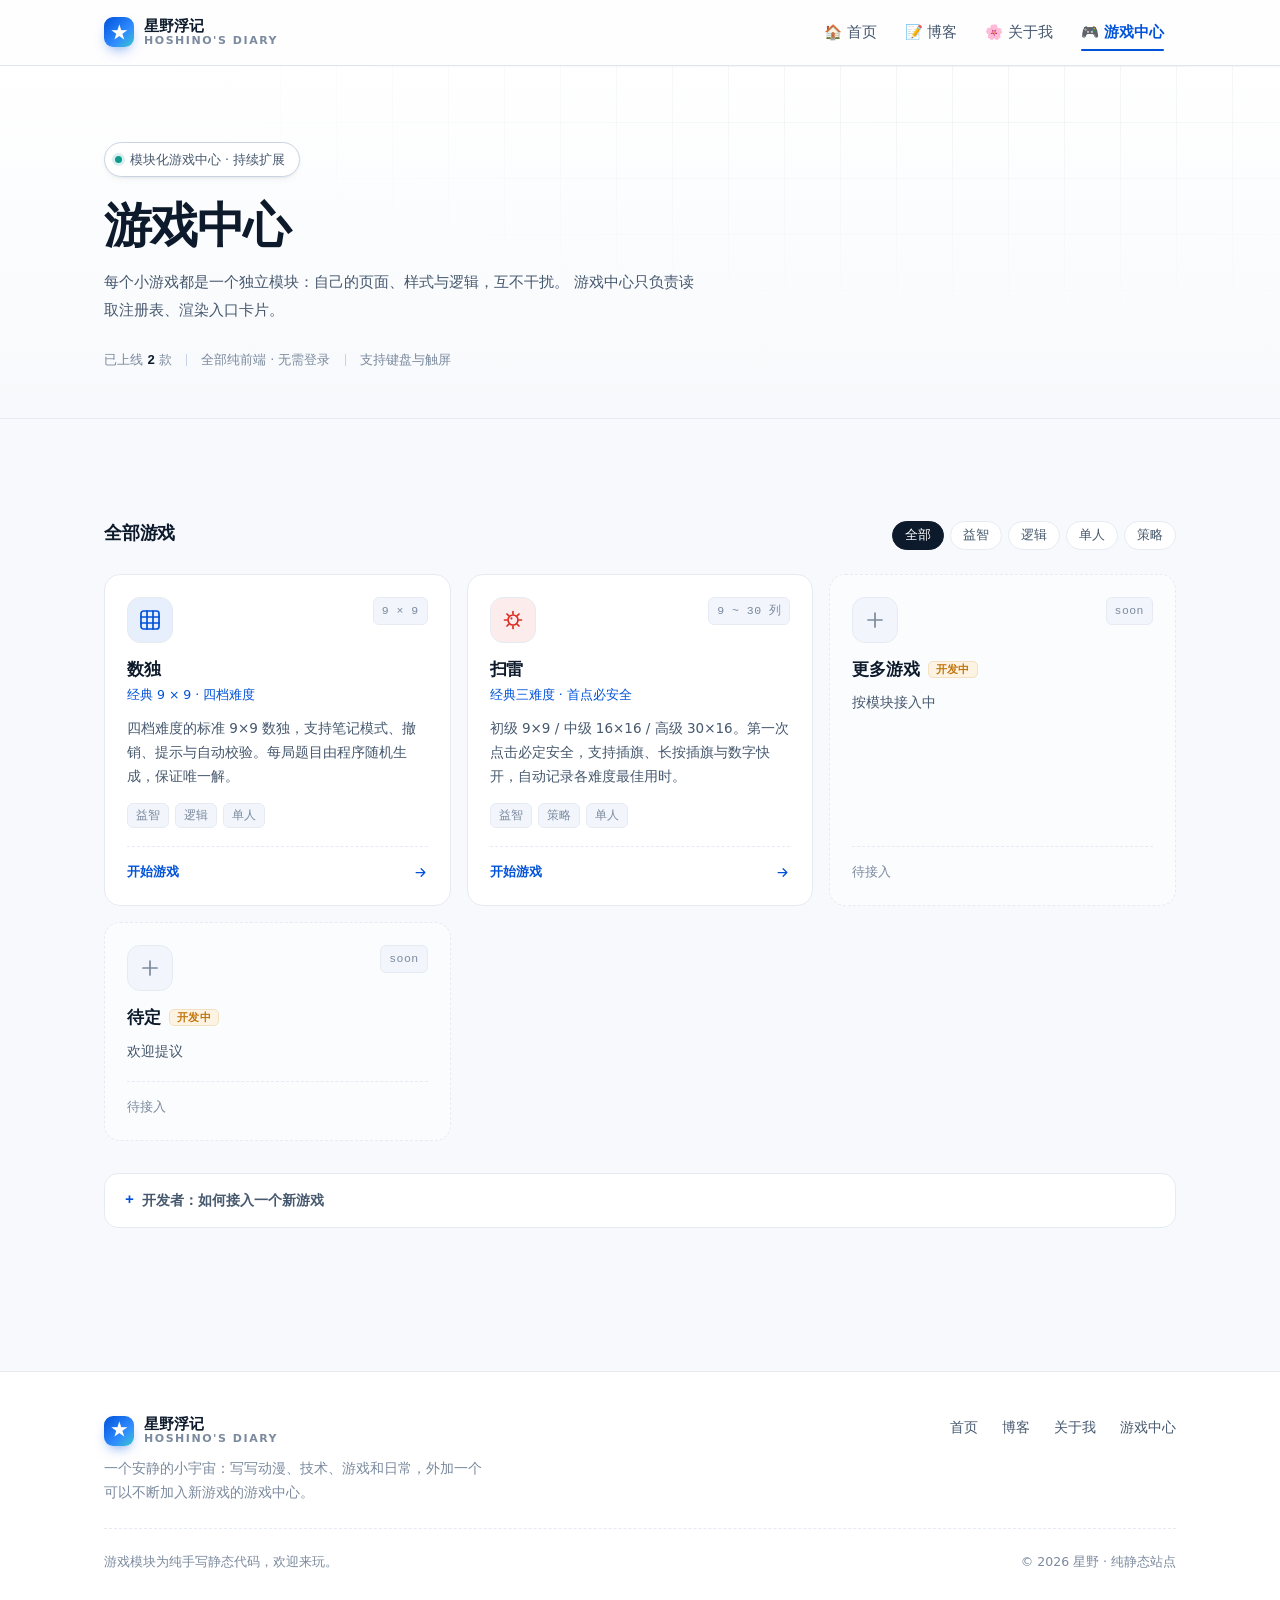
<file: games.html>
<!DOCTYPE html>
<html lang="zh-CN">
<head>
<meta charset="UTF-8" />
<meta name="viewport" content="width=device-width, initial-scale=1" />
<title>游戏中心 · 星野浮记</title>
<meta name="description" content="星野小站的游戏中心：目前上线经典 9×9 数独和扫雷，采用模块化结构，可持续接入更多小游戏。" />
<link rel="icon" href="data:image/svg+xml,%3Csvg xmlns='http://www.w3.org/2000/svg' viewBox='0 0 32 32'%3E%3Crect width='32' height='32' rx='10' fill='%23ff7eb6'/%3E%3Ctext x='16' y='22' font-size='15' fill='white' text-anchor='middle'%3E%E2%98%86%3C/text%3E%3C/svg%3E" />
<link rel="stylesheet" href="assets/css/base.css" />
<link rel="stylesheet" href="assets/css/games.css" />
<script>document.documentElement.classList.add('js');</script>
</head>
<body>

<header class="nav">
  <div class="nav__inner">
    <a class="brand" href="index.html">
      <span class="brand__mark">★</span>
      <span class="brand__text">
        <b>星野浮记</b>
        <span>Hoshino's Diary</span>
      </span>
    </a>
    <button class="nav__toggle" type="button" aria-label="展开菜单" aria-expanded="false" data-nav-toggle>
      <span></span>
    </button>
    <nav class="nav__links" data-nav-links>
      <a class="nav__link" href="index.html">🏠 首页</a>
      <a class="nav__link" href="index.html#posts">📝 博客</a>
      <a class="nav__link" href="index.html#about">🌸 关于我</a>
      <a class="nav__link is-active" href="games.html">🎮 游戏中心</a>
    </nav>
  </div>
</header>

<main>

  <section class="games-hero">
    <div class="games-hero__grid" aria-hidden="true"></div>
    <div class="wrap">
      <span class="hero__badge"><i class="dot"></i> 模块化游戏中心 · 持续扩展</span>
      <h1>游戏中心</h1>
      <p>
        每个小游戏都是一个独立模块：自己的页面、样式与逻辑，互不干扰。
        游戏中心只负责读取注册表、渲染入口卡片。
      </p>
      <div class="games-hero__meta">
        <span>已上线 <b id="game-count">1</b> 款</span>
        <span class="sep" aria-hidden="true"></span>
        <span>全部纯前端 · 无需登录</span>
        <span class="sep" aria-hidden="true"></span>
        <span>支持键盘与触屏</span>
      </div>
    </div>
  </section>

  <section class="section section--tight">
    <div class="wrap">
      <div class="games-list-head">
        <h2>全部游戏</h2>
        <div class="tag-filter" id="tag-filter" aria-label="按标签筛选"></div>
      </div>

      <div class="game-grid" id="game-grid">
        <noscript>
          <p style="grid-column:1/-1;color:#7b8a9e">
            游戏卡片由脚本渲染，请开启 JavaScript；或
            <a href="games/sudoku/index.html">直接进入数独</a>。
          </p>
        </noscript>
      </div>

      <details class="dev-note">
        <summary>开发者：如何接入一个新游戏</summary>
        <ol>
          <li>在 <code>games/</code> 下新建文件夹，例如 <code>games/2048/</code>，放入 <code>index.html</code>、<code>game.css</code>、<code>game.js</code>，页面直接引用 <code>../../assets/css/base.css</code> 即可继承全站风格。</li>
          <li>打开 <code>assets/js/games-registry.js</code>，在 <code>window.GAME_REGISTRY</code> 数组里追加一条配置（id / name / path / tags / icon 等）。</li>
          <li>刷新本页，新游戏会自动出现在卡片列表里；无需修改本页任何代码。</li>
        </ol>
      </details>
    </div>
  </section>

</main>

<footer class="footer">
  <div class="footer__inner">
    <div class="footer__brand">
      <a class="brand" href="index.html" style="margin-bottom:10px">
        <span class="brand__mark">★</span>
        <span class="brand__text"><b>星野浮记</b><span>Hoshino's Diary</span></span>
      </a>
      <p>一个安静的小宇宙：写写动漫、技术、游戏和日常，外加一个可以不断加入新游戏的游戏中心。</p>
    </div>
    <div class="footer__links">
      <a href="index.html">首页</a>
      <a href="index.html#posts">博客</a>
      <a href="index.html#about">关于我</a>
      <a href="games.html">游戏中心</a>
    </div>
    <div class="footer__meta">
      <span>游戏模块为纯手写静态代码，欢迎来玩。</span>
      <span>© <span data-year>2026</span> 星野 · 纯静态站点</span>
    </div>
  </div>
</footer>

<script src="assets/js/games-registry.js"></script>
<script src="assets/js/games-hub.js"></script>
<script src="assets/js/site.js"></script>
</body>
</html>
</file>
<file: assets/css/base.css>
/* =========================================================
   base.css — 设计变量 / 基础排版 / 导航 / 页脚 / 通用组件
   所有页面共享
   ========================================================= */

:root {
  /* 色彩 */
  --ink: #0d1a2b;
  --ink-2: #46586e;
  --ink-3: #7b8a9e;
  --line: #e6ebf3;
  --line-strong: #c9d4e2;
  --bg: #f7f9fc;
  --surface: #ffffff;
  --surface-2: #f2f6fc;
  --brand: #0052d9;
  --brand-2: #1a73ff;
  --brand-soft: #edf3ff;
  --teal: #0f9b8e;
  --amber: #c2740c;
  --danger: #d92d20;
  --danger-soft: #fdeceb;

  /* 字体 */
  --sans: "PingFang SC", "HarmonyOS Sans SC", "Hiragino Sans GB", "Microsoft YaHei",
    system-ui, -apple-system, "Segoe UI", Roboto, sans-serif;
  --serif: "Songti SC", "Noto Serif SC", "Source Han Serif SC", "SimSun", Georgia, serif;
  --mono: "SF Mono", "JetBrains Mono", ui-monospace, Menlo, Consolas, monospace;

  /* 尺寸 */
  --nav-h: 66px;
  --wrap: 1120px;
  --radius: 16px;
  --radius-sm: 10px;
  --shadow-sm: 0 1px 2px rgba(13, 26, 43, 0.05), 0 4px 12px -6px rgba(13, 26, 43, 0.12);
  --shadow: 0 2px 4px rgba(13, 26, 43, 0.04), 0 18px 40px -24px rgba(13, 26, 43, 0.24);
  --ease: cubic-bezier(0.22, 0.61, 0.36, 1);
}

*,
*::before,
*::after {
  box-sizing: border-box;
}

html {
  -webkit-text-size-adjust: 100%;
  scroll-behavior: smooth;
  scroll-padding-top: calc(var(--nav-h) + 20px);
}

body {
  margin: 0;
  background: var(--bg);
  color: var(--ink);
  font-family: var(--sans);
  font-size: 16px;
  line-height: 1.7;
  -webkit-font-smoothing: antialiased;
  text-rendering: optimizeLegibility;
}

img,
svg {
  display: block;
  max-width: 100%;
}

a {
  color: var(--brand);
  text-decoration: none;
}

a:hover {
  color: var(--brand-2);
}

h1,
h2,
h3,
h4 {
  margin: 0;
  font-weight: 650;
  line-height: 1.25;
  letter-spacing: -0.01em;
}

p {
  margin: 0;
}

ul,
ol {
  margin: 0;
  padding: 0;
  list-style: none;
}

button {
  font-family: inherit;
  font-size: inherit;
  color: inherit;
  border: 0;
  background: none;
  cursor: pointer;
}

:focus-visible {
  outline: 2px solid var(--brand);
  outline-offset: 3px;
  border-radius: 4px;
}

/* ---------- 布局容器 ---------- */
.wrap {
  width: 100%;
  max-width: var(--wrap);
  margin-inline: auto;
  padding-inline: 24px;
}

.section {
  padding-block: clamp(56px, 8vw, 104px);
}

/* ---------- 顶部导航 ---------- */
.nav {
  position: sticky;
  top: 0;
  z-index: 100;
  height: var(--nav-h);
  display: flex;
  align-items: center;
  background: rgba(255, 255, 255, 0.82);
  backdrop-filter: saturate(180%) blur(14px);
  -webkit-backdrop-filter: saturate(180%) blur(14px);
  border-bottom: 1px solid rgba(201, 212, 226, 0.6);
}

.nav__inner {
  width: 100%;
  max-width: var(--wrap);
  margin-inline: auto;
  padding-inline: 24px;
  display: flex;
  align-items: center;
  gap: 32px;
}

.brand {
  display: flex;
  align-items: center;
  gap: 10px;
  color: var(--ink);
  font-weight: 650;
  letter-spacing: -0.01em;
  white-space: nowrap;
}

.brand:hover {
  color: var(--ink);
}

.brand__mark {
  width: 30px;
  height: 30px;
  border-radius: 9px;
  background: linear-gradient(135deg, #0052d9, #2f8bff 60%, #39c5cf);
  color: #fff;
  display: grid;
  place-items: center;
  font-family: var(--serif);
  font-size: 16px;
  font-weight: 700;
  box-shadow: 0 6px 14px -6px rgba(0, 82, 217, 0.7);
}

.brand__text {
  display: flex;
  flex-direction: column;
  line-height: 1.15;
}

.brand__text b {
  font-size: 15px;
  font-weight: 650;
}

.brand__text span {
  font-size: 11px;
  letter-spacing: 0.14em;
  color: var(--ink-3);
  text-transform: uppercase;
}

.nav__links {
  display: flex;
  align-items: center;
  gap: 4px;
  margin-left: auto;
}

.nav__link {
  position: relative;
  padding: 8px 12px;
  border-radius: 8px;
  font-size: 14.5px;
  color: var(--ink-2);
  transition: background 0.2s var(--ease), color 0.2s var(--ease);
}

.nav__link:hover {
  background: var(--surface-2);
  color: var(--ink);
}

.nav__link.is-active {
  color: var(--brand);
  font-weight: 600;
}

.nav__link.is-active::after {
  content: "";
  position: absolute;
  left: 12px;
  right: 12px;
  bottom: 2px;
  height: 2px;
  border-radius: 2px;
  background: var(--brand);
}

.nav__toggle {
  display: none;
  margin-left: auto;
  width: 40px;
  height: 40px;
  border-radius: 10px;
  border: 1px solid var(--line);
  align-items: center;
  justify-content: center;
  background: var(--surface);
}

.nav__toggle span {
  position: relative;
  width: 16px;
  height: 1.6px;
  background: var(--ink);
  border-radius: 2px;
}

.nav__toggle span::before,
.nav__toggle span::after {
  content: "";
  position: absolute;
  left: 0;
  width: 16px;
  height: 1.6px;
  background: var(--ink);
  border-radius: 2px;
  transition: transform 0.2s var(--ease);
}

.nav__toggle span::before {
  top: -5px;
}

.nav__toggle span::after {
  top: 5px;
}

/* ---------- 按钮 ---------- */
.btn {
  display: inline-flex;
  align-items: center;
  justify-content: center;
  gap: 8px;
  padding: 11px 20px;
  border-radius: 999px;
  font-size: 14.5px;
  font-weight: 600;
  line-height: 1;
  border: 1px solid transparent;
  transition: transform 0.18s var(--ease), box-shadow 0.2s var(--ease),
    background 0.2s var(--ease), color 0.2s var(--ease), border-color 0.2s var(--ease);
  white-space: nowrap;
}

.btn:active {
  transform: translateY(1px);
}

.btn--primary {
  background: var(--brand);
  color: #fff;
  box-shadow: 0 10px 24px -14px rgba(0, 82, 217, 0.9);
}

.btn--primary:hover {
  background: #0046bd;
  color: #fff;
  box-shadow: 0 14px 28px -14px rgba(0, 82, 217, 0.95);
}

.btn--ghost {
  background: var(--surface);
  color: var(--ink);
  border-color: var(--line-strong);
}

.btn--ghost:hover {
  border-color: var(--brand);
  color: var(--brand);
  background: #fff;
}

/* ---------- 通用小标签 ---------- */
.chip {
  display: inline-flex;
  align-items: center;
  gap: 6px;
  padding: 4px 10px;
  border-radius: 999px;
  background: var(--brand-soft);
  color: var(--brand);
  font-size: 12px;
  font-weight: 600;
  line-height: 1.6;
  letter-spacing: 0.02em;
}

.chip--plain {
  background: var(--surface-2);
  color: var(--ink-2);
  font-weight: 500;
}

.eyebrow {
  display: inline-flex;
  align-items: center;
  gap: 8px;
  font-size: 12.5px;
  font-weight: 600;
  letter-spacing: 0.16em;
  text-transform: uppercase;
  color: var(--ink-3);
}

.eyebrow::before {
  content: "";
  width: 22px;
  height: 1.5px;
  background: var(--brand);
  border-radius: 2px;
}

/* ---------- 页脚 ---------- */
.footer {
  margin-top: 40px;
  padding-block: 44px 36px;
  border-top: 1px solid var(--line);
  background: var(--surface);
}

.footer__inner {
  max-width: var(--wrap);
  margin-inline: auto;
  padding-inline: 24px;
  display: flex;
  flex-wrap: wrap;
  gap: 20px 40px;
  justify-content: space-between;
  align-items: flex-start;
}

.footer__brand {
  max-width: 380px;
  font-size: 13.5px;
  color: var(--ink-3);
  line-height: 1.8;
}

.footer__links {
  display: flex;
  gap: 24px;
  font-size: 13.5px;
}

.footer__links a {
  color: var(--ink-2);
}

.footer__links a:hover {
  color: var(--brand);
}

.footer__meta {
  width: 100%;
  padding-top: 22px;
  margin-top: 4px;
  border-top: 1px dashed var(--line);
  font-size: 12.5px;
  color: var(--ink-3);
  display: flex;
  flex-wrap: wrap;
  gap: 8px 20px;
  justify-content: space-between;
}

/* ---------- 滚动进入动画 ---------- */
.js .reveal {
  opacity: 0;
  transform: translateY(18px);
}

.reveal.is-in {
  opacity: 1;
  transform: none;
  transition: opacity 0.62s var(--ease), transform 0.62s var(--ease);
}

@media (prefers-reduced-motion: reduce) {
  html {
    scroll-behavior: auto;
  }
  .js .reveal {
    opacity: 1;
    transform: none;
  }
  * {
    animation-duration: 0.01ms !important;
    transition-duration: 0.01ms !important;
  }
}

/* ---------- 移动端导航 ---------- */
@media (max-width: 760px) {
  .nav__toggle {
    display: inline-flex;
  }

  .nav__links {
    position: absolute;
    top: var(--nav-h);
    left: 0;
    right: 0;
    margin: 0;
    padding: 10px 16px 16px;
    flex-direction: column;
    align-items: stretch;
    gap: 2px;
    background: #fff;
    border-bottom: 1px solid var(--line);
    box-shadow: 0 20px 30px -24px rgba(13, 26, 43, 0.4);
    transform-origin: top;
    display: none;
  }

  .nav__links.is-open {
    display: flex;
  }

  .nav__link {
    padding: 12px;
    font-size: 15px;
  }

  .nav__link.is-active::after {
    display: none;
  }

  .nav__link.is-active {
    background: var(--brand-soft);
  }
}
</file>
<file: assets/css/home.css>
/* =========================================================
   home.css — 个人博客主页（二次元主题）
   仅 index.html 加载本文件；base.css 与游戏页面保持不变
   ========================================================= */

.theme-anime {
  --an-pink: #ff7eb6;
  --an-pink-deep: #f45d9d;
  --an-violet: #a78bfa;
  --an-violet-deep: #8b5cf6;
  --an-blue: #6ec6ff;
  --an-ink: #3d3554;
  --an-ink-2: #6f6588;
  --an-ink-3: #9c92b3;
  --an-bg: #fff7fb;
  --an-surface: #ffffff;
  --an-line: #ffd9ea;
  --an-grad: linear-gradient(120deg, #ff7eb6 0%, #a78bfa 55%, #6ec6ff 100%);
}

/* ---------- 主题覆盖：导航 ---------- */
.theme-anime .nav {
  background: rgba(255, 247, 251, 0.86);
  border-bottom: 1px solid var(--an-line);
}

.theme-anime .brand__mark {
  background: var(--an-grad);
  font-family: var(--sans);
  box-shadow: 0 6px 16px -6px rgba(244, 93, 157, 0.7);
}

.theme-anime .brand__text span {
  color: var(--an-ink-3);
}

.theme-anime .nav__link:hover {
  background: #fff0f7;
  color: var(--an-ink);
}

.theme-anime .nav__link.is-active {
  color: var(--an-pink-deep);
}

.theme-anime .nav__link.is-active::after {
  background: var(--an-grad);
}

.theme-anime .nav__link.is-active {
  background: transparent;
}

/* ---------- 主题覆盖：按钮 ---------- */
.theme-anime .btn {
  border-radius: 999px;
}

.theme-anime .btn--primary {
  background: var(--an-grad);
  color: #fff;
  box-shadow: 0 10px 26px -12px rgba(167, 139, 250, 0.9);
}

.theme-anime .btn--primary:hover {
  filter: brightness(1.06);
  color: #fff;
  box-shadow: 0 14px 30px -12px rgba(244, 93, 157, 0.95);
}

.theme-anime .btn--game {
  background: #fff;
  color: var(--an-pink-deep);
  border: 2px dashed var(--an-pink);
  font-weight: 700;
}

.theme-anime .btn--game:hover {
  background: #fff0f7;
  color: var(--an-pink-deep);
  transform: translateY(-2px);
}

.theme-anime .btn--ghost {
  background: var(--an-surface);
  color: var(--an-ink);
  border-color: var(--an-line);
}

.theme-anime .btn--ghost:hover {
  border-color: var(--an-pink);
  color: var(--an-pink-deep);
}

/* ---------- 主题覆盖：eyebrow ---------- */
.theme-anime .eyebrow {
  color: var(--an-pink-deep);
}

.theme-anime .eyebrow::before {
  background: var(--an-grad);
}

/* =========================================================
   Hero
   ========================================================= */
.hero {
  position: relative;
  overflow: hidden;
  padding-block: clamp(56px, 8vw, 96px) clamp(36px, 5vw, 60px);
  background: linear-gradient(180deg, #ffeef7 0%, #f4edff 48%, #eef6ff 100%);
  border-bottom: 1px solid var(--an-line);
}

.hero__sky {
  position: absolute;
  inset: 0;
  background:
    radial-gradient(58% 90% at 82% -10%, rgba(255, 126, 182, 0.35), transparent 60%),
    radial-gradient(50% 80% at 8% 10%, rgba(110, 198, 255, 0.3), transparent 62%);
  pointer-events: none;
}

.hero__cloud {
  position: absolute;
  width: 190px;
  height: 58px;
  border-radius: 999px;
  background: rgba(255, 255, 255, 0.75);
  filter: blur(1px);
  pointer-events: none;
  animation: cloud-drift 46s linear infinite;
}

.hero__cloud::before,
.hero__cloud::after {
  content: "";
  position: absolute;
  background: inherit;
  border-radius: 50%;
}

.hero__cloud::before {
  width: 74px;
  height: 74px;
  top: -30px;
  left: 30px;
}

.hero__cloud::after {
  width: 52px;
  height: 52px;
  top: -18px;
  left: 92px;
}

.hero__cloud--a {
  top: 16%;
  animation-duration: 52s;
}

.hero__cloud--b {
  top: 48%;
  transform: scale(0.72);
  opacity: 0.7;
  animation-duration: 68s;
  animation-delay: -22s;
}

@keyframes cloud-drift {
  from { left: -220px; }
  to { left: 110%; }
}

/* 樱花瓣 */
.petals {
  position: absolute;
  inset: 0;
  pointer-events: none;
  overflow: hidden;
}

.petals i {
  position: absolute;
  top: -4%;
  display: block;
  width: 14px;
  height: 14px;
  background: radial-gradient(circle at 30% 30%, #ffd3e6, #ff9ec7 65%, #f472b0);
  border-radius: 14px 2px 14px 2px;
  opacity: 0;
  animation: petal-fall linear infinite;
}

.petals i:nth-child(1)  { left: 4%;  animation-duration: 11s; animation-delay: 0s;    transform: scale(1.1); }
.petals i:nth-child(2)  { left: 12%; animation-duration: 14s; animation-delay: -3s;   transform: scale(0.8); }
.petals i:nth-child(3)  { left: 20%; animation-duration: 12s; animation-delay: -7s;   }
.petals i:nth-child(4)  { left: 29%; animation-duration: 16s; animation-delay: -1s;   transform: scale(0.7); }
.petals i:nth-child(5)  { left: 38%; animation-duration: 13s; animation-delay: -9s;   transform: scale(1.15); }
.petals i:nth-child(6)  { left: 46%; animation-duration: 15s; animation-delay: -5s;   transform: scale(0.9); }
.petals i:nth-child(7)  { left: 55%; animation-duration: 11.5s; animation-delay: -11s; }
.petals i:nth-child(8)  { left: 63%; animation-duration: 17s; animation-delay: -2s;   transform: scale(0.75); }
.petals i:nth-child(9)  { left: 71%; animation-duration: 12.5s; animation-delay: -6s; transform: scale(1.05); }
.petals i:nth-child(10) { left: 79%; animation-duration: 15.5s; animation-delay: -8s; }
.petals i:nth-child(11) { left: 86%; animation-duration: 13.5s; animation-delay: -4s; transform: scale(0.85); }
.petals i:nth-child(12) { left: 92%; animation-duration: 16.5s; animation-delay: -12s; }
.petals i:nth-child(13) { left: 97%; animation-duration: 14.5s; animation-delay: -10s; transform: scale(0.95); }
.petals i:nth-child(14) { left: 33%; animation-duration: 18s; animation-delay: -14s;  transform: scale(0.65); }

@keyframes petal-fall {
  0% {
    opacity: 0;
    translate: 0 0;
    rotate: 0deg;
  }
  8% {
    opacity: 0.9;
  }
  90% {
    opacity: 0.85;
  }
  100% {
    opacity: 0;
    translate: 60px 104vh;
    rotate: 320deg;
  }
}

.hero__inner {
  position: relative;
}

.hero__main {
  display: grid;
  grid-template-columns: minmax(0, 1fr) minmax(0, 340px);
  gap: clamp(28px, 5vw, 56px);
  align-items: center;
}

/* 看板娘 */
.hero__mascot {
  position: relative;
  display: flex;
  flex-direction: column;
  align-items: center;
}

.hero__mascot svg {
  width: min(250px, 78%);
  filter: drop-shadow(0 22px 30px rgba(167, 139, 250, 0.35));
}

.hero__mascot .spark {
  animation: sparkle 2.6s ease-in-out infinite;
  transform-origin: center;
  transform-box: fill-box;
}

.hero__mascot .spark--2 {
  animation-delay: 1.3s;
}

@keyframes sparkle {
  0%, 100% { transform: scale(1); opacity: 1; }
  50% { transform: scale(0.6) rotate(24deg); opacity: 0.5; }
}

.hero__mascot-say {
  position: relative;
  margin-top: 6px;
  padding: 9px 16px;
  border-radius: 16px 16px 16px 4px;
  background: #fff;
  border: 1.5px solid var(--an-line);
  font-size: 13px;
  color: var(--an-ink-2);
  box-shadow: 0 10px 24px -14px rgba(244, 93, 157, 0.5);
  animation: float-y 3.6s ease-in-out infinite;
}

@keyframes float-y {
  0%, 100% { transform: translateY(0); }
  50% { transform: translateY(-6px); }
}

/* 文案区 */
.hero__badge {
  display: inline-flex;
  align-items: center;
  gap: 8px;
  padding: 7px 15px;
  border-radius: 999px;
  background: rgba(255, 255, 255, 0.9);
  border: 1.5px solid var(--an-line);
  font-size: 12.5px;
  font-weight: 600;
  color: var(--an-ink-2);
  box-shadow: 0 8px 20px -14px rgba(244, 93, 157, 0.6);
}

.hero__badge-jp {
  background: var(--an-grad);
  -webkit-background-clip: text;
  background-clip: text;
  color: transparent;
  font-weight: 700;
  letter-spacing: 0.08em;
}

.hero__title {
  margin-top: 22px;
  font-size: clamp(2rem, 5.8vw, 3.5rem);
  font-weight: 800;
  letter-spacing: -0.02em;
  line-height: 1.2;
  color: var(--an-ink);
}

.hero__title-em {
  background: var(--an-grad);
  -webkit-background-clip: text;
  background-clip: text;
  color: transparent;
  padding-right: 4px;
}

.hero__lede {
  margin-top: 18px;
  max-width: 560px;
  font-size: clamp(15px, 1.6vw, 16.5px);
  line-height: 1.9;
  color: var(--an-ink-2);
}

.hero__actions {
  margin-top: 28px;
  display: flex;
  flex-wrap: wrap;
  gap: 12px;
}

/* 数据条 */
.hero__stats {
  margin: clamp(36px, 5vw, 56px) 0 0;
  padding: 20px 26px;
  border-radius: 20px;
  background: rgba(255, 255, 255, 0.78);
  border: 1.5px solid var(--an-line);
  box-shadow: 0 18px 40px -28px rgba(244, 93, 157, 0.55);
  display: grid;
  grid-template-columns: repeat(4, minmax(0, 1fr));
  gap: 18px 20px;
  backdrop-filter: blur(8px);
}

.hero__stat dt {
  font-size: 12px;
  font-weight: 700;
  color: var(--an-ink-3);
}

.hero__stat dd {
  margin: 4px 0 0;
  display: flex;
  flex-direction: column;
  gap: 1px;
}

.hero__stat dd b {
  font-size: clamp(20px, 2.4vw, 26px);
  font-weight: 800;
  letter-spacing: -0.02em;
  background: var(--an-grad);
  -webkit-background-clip: text;
  background-clip: text;
  color: transparent;
}

.hero__stat dd span {
  font-size: 12px;
  line-height: 1.6;
  color: var(--an-ink-3);
}

/* =========================================================
   区块标题
   ========================================================= */
.theme-anime main > .section {
  background: transparent;
}

.sec-head {
  max-width: 660px;
  margin-bottom: clamp(30px, 4vw, 44px);
}

.sec-head h2 {
  margin-top: 12px;
  font-size: clamp(1.55rem, 3.2vw, 2.1rem);
  letter-spacing: -0.02em;
  color: var(--an-ink);
}

.sec-head p {
  margin-top: 10px;
  color: var(--an-ink-2);
  font-size: 14.5px;
  line-height: 1.85;
}

/* =========================================================
   文章卡片
   ========================================================= */
.post-grid {
  display: grid;
  grid-template-columns: repeat(3, minmax(0, 1fr));
  gap: 18px;
}

.post-card__link {
  display: flex;
  flex-direction: column;
  height: 100%;
  border-radius: 20px;
  background: var(--an-surface);
  border: 1.5px solid var(--an-line);
  overflow: hidden;
  color: inherit;
  transition: transform 0.28s var(--ease), box-shadow 0.28s var(--ease),
    border-color 0.28s var(--ease);
}

.post-card__link:hover {
  transform: translateY(-5px);
  box-shadow: 0 24px 44px -26px rgba(244, 93, 157, 0.55);
  border-color: #ffb3d4;
  color: inherit;
}

.post-card__cover {
  position: relative;
  height: 128px;
  display: grid;
  place-items: center;
  font-size: 46px;
  background: linear-gradient(135deg, rgba(255, 255, 255, 0.2), rgba(255, 255, 255, 0));
}

.post-card__cover::after {
  content: "";
  position: absolute;
  inset: 0;
  background-image: radial-gradient(rgba(255, 255, 255, 0.4) 1.5px, transparent 1.5px);
  background-size: 22px 22px;
  opacity: 0.5;
}

.post-card__cover--violet { background-color: #a78bfa; }
.post-card__cover--blue   { background-color: #6ec6ff; }
.post-card__cover--pink   { background-color: #ff9ec7; }
.post-card__cover--mint   { background-color: #5fd4c4; }
.post-card__cover--gold   { background-color: #ffc46b; }

.post-card__body {
  display: flex;
  flex-direction: column;
  flex: 1;
  padding: 18px 20px 20px;
}

.post-card__meta {
  display: flex;
  align-items: center;
  gap: 10px;
  font-size: 12px;
  color: var(--an-ink-3);
}

.post-card__cat {
  padding: 2px 10px;
  border-radius: 999px;
  font-weight: 700;
  font-size: 11.5px;
  color: #fff;
}

.post-card__cat--anime { background: linear-gradient(120deg, #a78bfa, #8b5cf6); }
.post-card__cat--tech  { background: linear-gradient(120deg, #6ec6ff, #3ba3f5); }
.post-card__cat--game  { background: linear-gradient(120deg, #5fd4c4, #2fb9a8); }
.post-card__cat--life  { background: linear-gradient(120deg, #ff9ec7, #f45d9d); }

.post-card__body h3 {
  margin-top: 10px;
  font-size: 16px;
  line-height: 1.5;
  color: var(--an-ink);
}

.post-card__body p {
  margin-top: 8px;
  font-size: 13.5px;
  line-height: 1.8;
  color: var(--an-ink-2);
  flex: 1;
}

.post-card__foot {
  margin-top: 14px;
  display: flex;
  flex-wrap: wrap;
  gap: 6px;
  font-size: 11.5px;
  color: var(--an-ink-3);
}

.post-card__foot span {
  padding: 2px 8px;
  border-radius: 6px;
  background: #fff2f8;
  border: 1px solid var(--an-line);
}

.post-more {
  margin-top: 30px;
  text-align: center;
}

/* =========================================================
   分类 / 标签
   ========================================================= */
.tags-section {
  background: linear-gradient(180deg, transparent 0%, #fff0f8 22%, #f2edff 100%);
  border-block: 1px solid var(--an-line);
}

.tag-cloud {
  display: grid;
  grid-template-columns: repeat(4, minmax(0, 1fr));
  gap: 16px;
}

.tag-pill {
  display: flex;
  flex-direction: column;
  gap: 4px;
  padding: 22px 20px;
  border-radius: 20px;
  background: var(--an-surface);
  border: 1.5px solid var(--an-line);
  color: var(--an-ink);
  position: relative;
  overflow: hidden;
  transition: transform 0.28s var(--ease), box-shadow 0.28s var(--ease);
}

.tag-pill::before {
  content: "";
  position: absolute;
  inset: 0 0 auto 0;
  height: 4px;
  background: var(--an-grad);
}

.tag-pill:hover {
  transform: translateY(-4px);
  box-shadow: 0 22px 40px -26px rgba(167, 139, 250, 0.7);
  color: var(--an-ink);
}

.tag-pill__emoji {
  font-size: 30px;
  line-height: 1;
}

.tag-pill b {
  margin-top: 8px;
  font-size: 16px;
}

.tag-pill__count {
  font-size: 12.5px;
  color: var(--an-ink-3);
}

/* 正在进行 */
.now-playing {
  margin-top: clamp(30px, 4vw, 44px);
  padding: 22px 26px;
  border-radius: 20px;
  background: rgba(255, 255, 255, 0.8);
  border: 1.5px dashed #ffb3d4;
}

.now-playing__badge {
  display: inline-flex;
  align-items: center;
  gap: 7px;
  font-size: 12.5px;
  font-weight: 700;
  color: var(--an-pink-deep);
  animation: badge-blink 2.2s ease-in-out infinite;
}

@keyframes badge-blink {
  0%, 100% { opacity: 1; }
  50% { opacity: 0.55; }
}

.now-playing__grid {
  margin-top: 14px;
  display: grid;
  grid-template-columns: repeat(4, minmax(0, 1fr));
  gap: 14px;
}

.now-playing__item {
  padding: 12px 16px;
  border-radius: 14px;
  background: #fff7fb;
  border: 1px solid var(--an-line);
  font-size: 13px;
  line-height: 1.6;
  color: var(--an-ink);
  display: flex;
  flex-direction: column;
  gap: 2px;
}

.now-playing__label {
  font-size: 11.5px;
  color: var(--an-ink-3);
}

.now-playing__item b {
  font-weight: 650;
}

/* =========================================================
   关于我
   ========================================================= */
.about {
  display: grid;
  grid-template-columns: minmax(0, 300px) minmax(0, 1fr);
  gap: clamp(28px, 5vw, 56px);
  align-items: center;
  padding: clamp(30px, 5vw, 52px);
  border-radius: 28px;
  background:
    radial-gradient(120% 130% at 0% 0%, rgba(255, 158, 199, 0.28), transparent 55%),
    linear-gradient(135deg, #fff 0%, #fdf3ff 60%, #f0f4ff 100%);
  border: 1.5px solid var(--an-line);
  box-shadow: 0 28px 56px -36px rgba(244, 93, 157, 0.6);
}

.about__avatar svg {
  width: min(220px, 80%);
  margin-inline: auto;
  filter: drop-shadow(0 18px 26px rgba(167, 139, 250, 0.35));
}

.about__body h2 {
  margin-top: 12px;
  font-size: clamp(1.5rem, 3vw, 1.9rem);
  color: var(--an-ink);
}

.about__body p {
  margin-top: 12px;
  font-size: 14.5px;
  line-height: 1.9;
  color: var(--an-ink-2);
  max-width: 520px;
}

.about__body p a {
  color: var(--an-pink-deep);
  font-weight: 600;
  text-decoration: underline;
  text-decoration-color: #ffb3d4;
  text-underline-offset: 3px;
}

.about__links {
  margin-top: 22px;
  display: flex;
  flex-wrap: wrap;
  align-items: center;
  gap: 16px;
}

.about__mailto {
  font-size: 13.5px;
  color: var(--an-ink-3);
}

/* =========================================================
   主题覆盖：页脚
   ========================================================= */
.theme-anime .footer {
  background: linear-gradient(180deg, #fff7fb, #fdeef7);
  border-top: 1px solid var(--an-line);
}

.theme-anime .footer__brand p {
  color: var(--an-ink-3);
}

.theme-anime .footer__links a {
  color: var(--an-ink-2);
}

.theme-anime .footer__links a:hover {
  color: var(--an-pink-deep);
}

/* =========================================================
   响应式
   ========================================================= */
@media (max-width: 960px) {
  .hero__main {
    grid-template-columns: 1fr;
  }
  .hero__mascot {
    order: -1;
    flex-direction: row;
    justify-content: center;
    gap: 4px;
  }
  .hero__mascot svg {
    width: min(150px, 40%);
  }
  .hero__mascot-say {
    margin-top: 40px;
  }
  .post-grid {
    grid-template-columns: repeat(2, minmax(0, 1fr));
  }
  .tag-cloud {
    grid-template-columns: repeat(2, minmax(0, 1fr));
  }
  .now-playing__grid {
    grid-template-columns: repeat(2, minmax(0, 1fr));
  }
  .about {
    grid-template-columns: 1fr;
    text-align: center;
  }
  .about__body p {
    margin-inline: auto;
  }
  .about__links {
    justify-content: center;
  }
}

@media (max-width: 860px) {
  .hero__stats {
    grid-template-columns: repeat(2, minmax(0, 1fr));
    gap: 18px 16px;
  }
}

@media (max-width: 560px) {
  .post-grid,
  .tag-cloud,
  .now-playing__grid {
    grid-template-columns: 1fr;
  }
  .hero__stats {
    padding: 16px 18px;
  }
}

/* ---------- 动效弱化 ---------- */
@media (prefers-reduced-motion: reduce) {
  .petals i,
  .hero__cloud,
  .hero__mascot-say,
  .hero__mascot .spark,
  .now-playing__badge {
    animation: none !important;
  }
  .petals {
    display: none;
  }
}
</file>
<file: games/minesweeper/minesweeper.css>
/* =========================================================
   minesweeper.css — 扫雷模块专属样式（自包含，不依赖 sudoku.css）
   ========================================================= */

.ms-body {
  background: linear-gradient(180deg, #f7f9fc 0%, #f2f6fc 100%);
  min-height: 100vh;
}

.ms {
  padding-block: clamp(20px, 3.4vw, 40px) 64px;
}

/* ---------------- 头部 ---------------- */
.ms-head {
  display: flex;
  flex-wrap: wrap;
  align-items: flex-end;
  justify-content: space-between;
  gap: 16px 24px;
  margin-bottom: 22px;
}

.ms-back {
  display: inline-flex;
  align-items: center;
  gap: 6px;
  font-size: 12.5px;
  font-weight: 500;
  color: var(--ink-3);
  margin-bottom: 10px;
}

.ms-back:hover {
  color: var(--brand);
}

.ms-head h1 {
  display: flex;
  align-items: baseline;
  gap: 10px;
  font-size: clamp(1.5rem, 3.4vw, 1.95rem);
  letter-spacing: -0.03em;
}

.ms-head h1 span {
  font-family: var(--mono);
  font-size: 11.5px;
  font-weight: 500;
  letter-spacing: 0.08em;
  color: var(--ink-3);
  padding: 3px 8px;
  border-radius: 6px;
  background: #fff;
  border: 1px solid var(--line);
}

.ms-stats {
  display: flex;
  gap: 8px;
}

.ms-stat {
  min-width: 82px;
  padding: 7px 14px;
  border-radius: 12px;
  background: #fff;
  border: 1px solid var(--line);
  text-align: center;
  box-shadow: var(--shadow-sm);
}

.ms-stat span {
  display: block;
  font-size: 10.5px;
  letter-spacing: 0.1em;
  color: var(--ink-3);
}

.ms-stat b {
  font-family: var(--mono);
  font-size: 16.5px;
  font-weight: 600;
  font-variant-numeric: tabular-nums;
}

/* ---------------- 布局 ---------------- */
.ms-layout {
  display: grid;
  grid-template-columns: minmax(0, 1fr) 292px;
  gap: 26px;
  align-items: start;
}

.ms-main {
  min-width: 0;
}

.ms-board-scroll {
  overflow: auto;
  padding-bottom: 6px;
  -webkit-overflow-scrolling: touch;
}

/* ---------------- 棋盘 ---------------- */
.board {
  --cell: 30px;
  display: grid;
  grid-template-columns: repeat(var(--cols), var(--cell));
  grid-auto-rows: var(--cell);
  gap: 1px;
  width: fit-content;
  margin-inline: auto;
  padding: 3px;
  background: #c7d3e3;
  border: 2px solid #b0c0d4;
  border-radius: 12px;
  box-shadow: 0 24px 56px -34px rgba(13, 26, 43, 0.55);
  user-select: none;
  -webkit-user-select: none;
  -webkit-touch-callout: none;
  -webkit-tap-highlight-color: transparent;
  touch-action: manipulation;
}

.board:focus-visible {
  outline: 2px solid var(--brand);
  outline-offset: 4px;
}

.board.is-loading {
  opacity: 0.45;
  pointer-events: none;
}

.cell {
  position: relative;
  display: grid;
  place-items: center;
  background: #fff;
  border-radius: 2px;
  cursor: pointer;
  font-family: var(--mono);
  font-weight: 700;
  font-size: calc(var(--cell) * 0.52);
  line-height: 1;
  transition: background 0.1s linear;
}

.cell:not(.is-open):hover {
  background: #eef4ff;
}

.cell.is-open {
  background: #edf2f9;
  cursor: default;
}

.cell.is-cursor {
  box-shadow: inset 0 0 0 2px var(--brand);
  z-index: 2;
}

.cell .glyph {
  font-size: calc(var(--cell) * 0.48);
  line-height: 1;
}

/* 数字配色（经典扫雷） */
.cell.n1 { color: #1a73ff; }
.cell.n2 { color: #1e8e3e; }
.cell.n3 { color: #d93025; }
.cell.n4 { color: #0b3d91; }
.cell.n5 { color: #8c2d19; }
.cell.n6 { color: #0f9b8e; }
.cell.n7 { color: #333c4a; }
.cell.n8 { color: #7b8a9e; }

/* 旗子 */
.cell.is-flag .glyph {
  color: var(--danger);
}

.cell.is-wrong {
  background: #fdeeec;
}

.cell.is-wrong .glyph {
  color: var(--danger);
  opacity: 0.75;
}

.cell.is-wrong::after {
  content: "✕";
  position: absolute;
  font-size: calc(var(--cell) * 0.62);
  color: var(--danger);
  font-weight: 700;
}

/* 踩雷 */
.cell.is-boom {
  background: #f8c9c4;
}

.cell.is-mine .glyph {
  color: #333c4a;
}

.board.is-over .cell {
  cursor: default;
}

.board.is-over .cell:not(.is-open):not(.is-flag):not(.is-mine) {
  opacity: 0.82;
}

/* 胜利 */
.board.is-won {
  border-color: #9fd8cd;
  background: #a9d8cf;
}

.board.is-won .cell.is-flag .glyph {
  color: var(--teal);
}

/* ---------------- 操作说明 ---------------- */
.ms-keys {
  max-width: 720px;
  margin: 14px auto 0;
  font-size: 11.5px;
  line-height: 1.9;
  color: var(--ink-3);
}

.ms-keys > span {
  font-weight: 600;
  color: var(--ink-2);
  margin-right: 4px;
}

.ms-keys kbd {
  font-family: var(--mono);
  font-size: 10.5px;
  padding: 1px 5px;
  border-radius: 4px;
  background: #fff;
  border: 1px solid var(--line-strong);
  border-bottom-width: 2px;
  color: var(--ink-2);
}

/* ---------------- 右侧面板 ---------------- */
.panel {
  position: sticky;
  top: calc(var(--nav-h) + 20px);
  display: flex;
  flex-direction: column;
  gap: 16px;
  padding: 18px;
  border-radius: 18px;
  background: #fff;
  border: 1px solid var(--line);
  box-shadow: var(--shadow-sm);
}

.panel__sec {
  display: flex;
  flex-direction: column;
  gap: 10px;
}

.panel__row {
  display: flex;
  align-items: baseline;
  justify-content: space-between;
  gap: 8px;
}

.panel__label {
  font-size: 11px;
  font-weight: 700;
  letter-spacing: 0.14em;
  text-transform: uppercase;
  color: var(--ink-3);
}

.panel__hintline,
.panel__best {
  font-size: 11.5px;
  color: var(--ink-3);
  font-family: var(--mono);
}

.panel__hintline {
  font-family: var(--mono);
}

.seg {
  display: grid;
  grid-template-columns: repeat(3, 1fr);
  gap: 3px;
  padding: 3px;
  border-radius: 10px;
  background: var(--surface-2);
  border: 1px solid var(--line);
}

.seg button {
  padding: 8px 0;
  border-radius: 7px;
  font-size: 12.5px;
  color: var(--ink-2);
  transition: background 0.18s var(--ease), color 0.18s var(--ease),
    box-shadow 0.18s var(--ease);
}

.seg button:hover {
  background: rgba(255, 255, 255, 0.75);
}

.seg button.is-active {
  background: #fff;
  color: var(--brand);
  font-weight: 650;
  box-shadow: 0 1px 3px rgba(13, 26, 43, 0.14);
}

.panel__sec--tools {
  display: grid;
  grid-template-columns: repeat(4, 1fr);
  gap: 6px;
  padding-top: 16px;
  border-top: 1px solid var(--line);
}

.tool {
  display: flex;
  flex-direction: column;
  align-items: center;
  gap: 5px;
  padding: 9px 2px 8px;
  border-radius: 10px;
  border: 1px solid transparent;
  font-size: 11.5px;
  color: var(--ink-2);
  transition: background 0.16s var(--ease), color 0.16s var(--ease),
    border-color 0.16s var(--ease);
}

.tool svg {
  width: 18px;
  height: 18px;
}

.tool:hover {
  background: var(--surface-2);
  color: var(--ink);
}

.tool.is-on {
  background: var(--brand-soft);
  border-color: #cfe0ff;
  color: var(--brand);
}

.tool em {
  font-style: normal;
  font-size: 9.5px;
  letter-spacing: 0.06em;
  color: var(--ink-3);
}

.tool.is-on em {
  color: var(--brand);
}

/* 规则速览 */
.ms-rules {
  display: grid;
  gap: 8px;
}

.ms-rules li {
  position: relative;
  padding-left: 16px;
  font-size: 12.5px;
  line-height: 1.8;
  color: var(--ink-2);
}

.ms-rules li::before {
  content: "";
  position: absolute;
  left: 2px;
  top: 10px;
  width: 5px;
  height: 5px;
  border-radius: 50%;
  background: var(--brand);
  opacity: 0.55;
}

.panel__actions {
  display: grid;
  grid-template-columns: 1fr;
  gap: 8px;
  padding-top: 14px;
  border-top: 1px solid var(--line);
}

.panel__actions .btn {
  width: 100%;
  padding: 11px 10px;
  font-size: 13.5px;
}

/* ---------------- 结算弹层 ---------------- */
.overlay {
  position: fixed;
  inset: 0;
  z-index: 200;
  display: grid;
  place-items: center;
  padding: 20px;
  background: rgba(9, 20, 35, 0.48);
  backdrop-filter: blur(6px);
  -webkit-backdrop-filter: blur(6px);
  animation: msFadeIn 0.22s var(--ease);
}

.overlay[hidden] {
  display: none;
}

.overlay__card {
  width: 100%;
  max-width: 392px;
  padding: 32px 28px 28px;
  border-radius: 20px;
  background: #fff;
  text-align: center;
  box-shadow: 0 40px 90px -30px rgba(4, 20, 40, 0.6);
  animation: msCardPop 0.32s var(--ease);
}

.overlay__mark {
  width: 54px;
  height: 54px;
  margin: 0 auto 16px;
  border-radius: 50%;
  display: grid;
  place-items: center;
  background: #e6f7f3;
  color: var(--teal);
}

.overlay__mark svg {
  width: 27px;
  height: 27px;
}

.overlay__mark.is-lose {
  background: #fdeeec;
  color: var(--danger);
}

.overlay__card h2 {
  font-size: 1.55rem;
  letter-spacing: -0.02em;
}

.overlay__sub {
  margin-top: 12px;
  font-size: 13px;
  line-height: 1.9;
  color: var(--ink-2);
}

.overlay__sub b {
  font-family: var(--mono);
  color: var(--ink);
  font-weight: 600;
}

.overlay__record {
  margin-top: 10px;
  font-size: 12.5px;
  font-weight: 600;
  color: var(--amber);
}

.overlay__actions {
  margin-top: 24px;
  display: flex;
  flex-wrap: wrap;
  gap: 10px;
  justify-content: center;
}

@keyframes msFadeIn {
  from { opacity: 0; }
  to { opacity: 1; }
}

@keyframes msCardPop {
  from { opacity: 0; transform: translateY(12px) scale(0.97); }
  to { opacity: 1; transform: none; }
}

/* ---------------- 暂停层 ---------------- */
.pause-layer {
  position: fixed;
  inset: var(--nav-h) 0 0;
  z-index: 150;
  display: grid;
  place-items: center;
  background: rgba(247, 249, 252, 0.82);
  backdrop-filter: blur(10px);
  -webkit-backdrop-filter: blur(10px);
  animation: msFadeIn 0.2s var(--ease);
}

.pause-layer[hidden] {
  display: none;
}

.pause-layer__inner {
  text-align: center;
}

.pause-layer__icon {
  width: 58px;
  height: 58px;
  margin: 0 auto 14px;
  border-radius: 50%;
  display: grid;
  place-items: center;
  background: #fff;
  color: var(--brand);
  border: 1px solid var(--line);
  box-shadow: var(--shadow-sm);
}

.pause-layer__icon svg {
  width: 24px;
  height: 24px;
}

.pause-layer__inner p {
  font-family: var(--serif);
  font-size: 1.15rem;
  color: var(--ink-2);
  margin-bottom: 16px;
}

/* ---------------- 响应式 ---------------- */
@media (max-width: 900px) {
  .ms-layout {
    grid-template-columns: 1fr;
    gap: 18px;
  }

  .panel {
    position: static;
  }

  .ms-keys {
    display: none;
  }
}

@media (max-width: 560px) {
  .ms-stats {
    width: 100%;
  }

  .ms-stat {
    flex: 1;
    min-width: 0;
    padding: 6px 8px;
  }

  .ms-stat b {
    font-size: 15px;
  }

  .panel {
    padding: 14px;
    border-radius: 16px;
  }
}
</file>
<file: games/sudoku/sudoku.css>
/* =========================================================
   sudoku.css — 数独模块专属样式
   ========================================================= */

.sudoku-body {
  background: linear-gradient(180deg, #f7f9fc 0%, #f2f6fc 100%);
  min-height: 100vh;
}

.sz {
  padding-block: clamp(20px, 3.4vw, 40px) 64px;
}

/* ---------------- 头部 ---------------- */
.sz-head {
  display: flex;
  flex-wrap: wrap;
  align-items: flex-end;
  justify-content: space-between;
  gap: 16px 24px;
  margin-bottom: 22px;
}

.sz-back {
  display: inline-flex;
  align-items: center;
  gap: 6px;
  font-size: 12.5px;
  font-weight: 500;
  color: var(--ink-3);
  margin-bottom: 10px;
}

.sz-back:hover {
  color: var(--brand);
}

.sz-head h1 {
  display: flex;
  align-items: baseline;
  gap: 10px;
  font-size: clamp(1.5rem, 3.4vw, 1.95rem);
  letter-spacing: -0.03em;
}

.sz-head h1 span {
  font-family: var(--mono);
  font-size: 11.5px;
  font-weight: 500;
  letter-spacing: 0.08em;
  color: var(--ink-3);
  padding: 3px 8px;
  border-radius: 6px;
  background: #fff;
  border: 1px solid var(--line);
}

.sz-stats {
  display: flex;
  gap: 8px;
}

.sz-stat {
  min-width: 78px;
  padding: 7px 14px;
  border-radius: 12px;
  background: #fff;
  border: 1px solid var(--line);
  text-align: center;
  box-shadow: var(--shadow-sm);
}

.sz-stat span {
  display: block;
  font-size: 10.5px;
  letter-spacing: 0.1em;
  color: var(--ink-3);
}

.sz-stat b {
  font-family: var(--mono);
  font-size: 16.5px;
  font-weight: 600;
  letter-spacing: 0.01em;
  font-variant-numeric: tabular-nums;
}

/* ---------------- 布局 ---------------- */
.sz-layout {
  display: grid;
  grid-template-columns: minmax(0, 1fr) 292px;
  gap: 26px;
  align-items: start;
}

.sz-main {
  min-width: 0;
}

/* ---------------- 棋盘 ---------------- */
.board {
  position: relative;
  width: 100%;
  max-width: 560px;
  margin-inline: auto;
  aspect-ratio: 1 / 1;
  display: grid;
  grid-template-columns: repeat(9, 1fr);
  grid-template-rows: repeat(9, 1fr);
  background: #fff;
  border: 2px solid #b9c6d8;
  border-radius: 14px;
  overflow: hidden;
  box-shadow: 0 24px 56px -34px rgba(13, 26, 43, 0.55), 0 1px 0 rgba(255, 255, 255, 0.9) inset;
  container-type: inline-size;
  -webkit-tap-highlight-color: transparent;
  touch-action: manipulation;
}

.board:focus-visible {
  outline: 2px solid var(--brand);
  outline-offset: 4px;
}

.board.is-loading {
  opacity: 0.45;
  pointer-events: none;
  transition: opacity 0.2s var(--ease);
}

.cell {
  position: relative;
  display: grid;
  place-items: center;
  background: #fff;
  border-right: 1px solid #e2e9f3;
  border-bottom: 1px solid #e2e9f3;
  cursor: pointer;
  user-select: none;
  transition: background 0.12s linear;
}

.cell:nth-child(9n) {
  border-right: 0;
}

.cell:nth-child(n + 73) {
  border-bottom: 0;
}

.cell:nth-child(9n + 3),
.cell:nth-child(9n + 6) {
  border-right: 2px solid #b9c6d8;
}

.cell:nth-child(n + 19):nth-child(-n + 27),
.cell:nth-child(n + 46):nth-child(-n + 54) {
  border-bottom: 2px solid #b9c6d8;
}

.cell__val {
  font-family: var(--sans);
  font-size: 26px;
  font-size: 5.4cqw;
  font-weight: 500;
  line-height: 1;
  color: var(--brand);
  transition: color 0.15s linear;
  font-variant-numeric: tabular-nums;
}

.cell.is-given .cell__val {
  color: var(--ink);
  font-weight: 650;
}

.cell.is-hint .cell__val {
  color: var(--teal);
  font-weight: 600;
}

/* 笔记层 */
.cell__notes {
  position: absolute;
  inset: 3px;
  display: grid;
  grid-template-columns: repeat(3, 1fr);
  grid-template-rows: repeat(3, 1fr);
  pointer-events: none;
}

.cell__notes i {
  display: grid;
  place-items: center;
  font-style: normal;
  font-size: 8px;
  font-size: 2.1cqw;
  line-height: 1;
  color: #7891b3;
  opacity: 0;
}

.cell__notes i.on {
  opacity: 1;
}

.cell.has-value .cell__notes {
  display: none;
}

/* 高亮状态 */
.cell.is-peer {
  background: #f4f8ff;
}

.cell.is-same {
  background: #e2edff;
}

.cell.is-sel {
  background: #d7e6ff;
  box-shadow: inset 0 0 0 2px var(--brand);
  z-index: 3;
}

.cell.is-error {
  background: #fdeeec;
}

.cell.is-error .cell__val {
  color: var(--danger);
}

.cell.is-sel.is-error {
  box-shadow: inset 0 0 0 2px var(--danger);
}

.cell.shake {
  animation: cellShake 0.3s ease;
}

@keyframes cellShake {
  0%, 100% { transform: translateX(0); }
  25% { transform: translateX(-2px); }
  50% { transform: translateX(2px); }
  75% { transform: translateX(-1px); }
}

.board.is-solved .cell {
  background: #f4fbf9;
}

.board.is-solved .cell__val {
  color: var(--teal);
}

.board.is-solved .cell.is-given .cell__val {
  color: #0b6f66;
}

/* ---------------- 快捷键说明 ---------------- */
.sz-keys {
  max-width: 560px;
  margin: 14px auto 0;
  font-size: 11.5px;
  line-height: 1.9;
  color: var(--ink-3);
}

.sz-keys > span {
  font-weight: 600;
  color: var(--ink-2);
  margin-right: 4px;
}

.sz-keys kbd {
  font-family: var(--mono);
  font-size: 10.5px;
  padding: 1px 5px;
  border-radius: 4px;
  background: #fff;
  border: 1px solid var(--line-strong);
  border-bottom-width: 2px;
  color: var(--ink-2);
}

/* ---------------- 右侧面板 ---------------- */
.panel {
  position: sticky;
  top: calc(var(--nav-h) + 20px);
  display: flex;
  flex-direction: column;
  gap: 16px;
  padding: 18px;
  border-radius: 18px;
  background: #fff;
  border: 1px solid var(--line);
  box-shadow: var(--shadow-sm);
}

.panel__sec {
  display: flex;
  flex-direction: column;
  gap: 10px;
}

.panel__row {
  display: flex;
  align-items: baseline;
  justify-content: space-between;
  gap: 8px;
}

.panel__label {
  font-size: 11px;
  font-weight: 700;
  letter-spacing: 0.14em;
  text-transform: uppercase;
  color: var(--ink-3);
}

.panel__best,
.panel__hintline {
  font-size: 11.5px;
  color: var(--ink-3);
}

.panel__best {
  font-family: var(--mono);
}

/* 难度切换 */
.seg {
  display: grid;
  grid-template-columns: repeat(4, 1fr);
  gap: 3px;
  padding: 3px;
  border-radius: 10px;
  background: var(--surface-2);
  border: 1px solid var(--line);
}

.seg button {
  padding: 8px 0;
  border-radius: 7px;
  font-size: 12.5px;
  color: var(--ink-2);
  transition: background 0.18s var(--ease), color 0.18s var(--ease),
    box-shadow 0.18s var(--ease);
}

.seg button:hover {
  background: rgba(255, 255, 255, 0.75);
}

.seg button.is-active {
  background: #fff;
  color: var(--brand);
  font-weight: 650;
  box-shadow: 0 1px 3px rgba(13, 26, 43, 0.14);
}

/* 数字键盘 */
.pad {
  display: grid;
  grid-template-columns: repeat(3, 1fr);
  gap: 7px;
}

.pad button {
  position: relative;
  height: 46px;
  border-radius: 11px;
  background: var(--surface-2);
  border: 1px solid var(--line);
  font-family: var(--mono);
  font-size: 19px;
  font-weight: 600;
  color: var(--ink);
  transition: transform 0.15s var(--ease), background 0.15s var(--ease),
    border-color 0.15s var(--ease), color 0.15s var(--ease);
}

.pad button:hover {
  background: #fff;
  border-color: #b9cdf0;
  color: var(--brand);
  transform: translateY(-1px);
}

.pad button:active {
  transform: translateY(0);
}

.pad button .n {
  position: absolute;
  right: 6px;
  bottom: 2px;
  font-family: var(--sans);
  font-size: 9.5px;
  font-weight: 500;
  color: var(--ink-3);
}

.pad button.is-done {
  opacity: 0.34;
  color: var(--ink-3);
}

.pad button.is-done .n {
  color: var(--teal);
}

/* 工具按钮 */
.panel__sec--tools {
  display: grid;
  grid-template-columns: repeat(4, 1fr);
  gap: 6px;
  padding-top: 16px;
  border-top: 1px solid var(--line);
}

.tool {
  display: flex;
  flex-direction: column;
  align-items: center;
  gap: 5px;
  padding: 9px 2px 8px;
  border-radius: 10px;
  border: 1px solid transparent;
  font-size: 11.5px;
  color: var(--ink-2);
  transition: background 0.16s var(--ease), color 0.16s var(--ease),
    border-color 0.16s var(--ease);
}

.tool svg {
  width: 18px;
  height: 18px;
}

.tool:hover {
  background: var(--surface-2);
  color: var(--ink);
}

.tool.is-on {
  background: var(--brand-soft);
  border-color: #cfe0ff;
  color: var(--brand);
}

.tool em {
  font-style: normal;
  font-size: 9.5px;
  letter-spacing: 0.06em;
  color: var(--ink-3);
}

.tool.is-on em {
  color: var(--brand);
}

/* 开关 */
.switch {
  display: flex;
  align-items: center;
  gap: 10px;
  cursor: pointer;
  font-size: 12.5px;
  color: var(--ink-2);
  padding-top: 4px;
  user-select: none;
}

.switch input {
  position: absolute;
  opacity: 0;
  width: 0;
  height: 0;
}

.switch__track {
  position: relative;
  flex: 0 0 auto;
  width: 36px;
  height: 20px;
  border-radius: 999px;
  background: #dbe3ee;
  transition: background 0.2s var(--ease);
}

.switch__track i {
  position: absolute;
  top: 2px;
  left: 2px;
  width: 16px;
  height: 16px;
  border-radius: 50%;
  background: #fff;
  box-shadow: 0 1px 3px rgba(13, 26, 43, 0.3);
  transition: transform 0.2s var(--ease);
}

.switch input:checked + .switch__track {
  background: var(--brand);
}

.switch input:checked + .switch__track i {
  transform: translateX(16px);
}

.switch input:focus-visible + .switch__track {
  outline: 2px solid var(--brand);
  outline-offset: 2px;
}

.panel__actions {
  display: grid;
  grid-template-columns: 1fr 1fr;
  gap: 8px;
  padding-top: 14px;
  border-top: 1px solid var(--line);
}

.panel__actions .btn {
  width: 100%;
  padding: 11px 10px;
  font-size: 13.5px;
}

/* ---------------- 完成弹层 ---------------- */
.overlay {
  position: fixed;
  inset: 0;
  z-index: 200;
  display: grid;
  place-items: center;
  padding: 20px;
  background: rgba(9, 20, 35, 0.48);
  backdrop-filter: blur(6px);
  -webkit-backdrop-filter: blur(6px);
  animation: fadeIn 0.22s var(--ease);
}

.overlay[hidden] {
  display: none;
}

.overlay__card {
  width: 100%;
  max-width: 392px;
  padding: 32px 28px 28px;
  border-radius: 20px;
  background: #fff;
  text-align: center;
  box-shadow: 0 40px 90px -30px rgba(4, 20, 40, 0.6);
  animation: cardPop 0.32s var(--ease);
}

.overlay__mark {
  width: 54px;
  height: 54px;
  margin: 0 auto 16px;
  border-radius: 50%;
  display: grid;
  place-items: center;
  background: #e6f7f3;
  color: var(--teal);
}

.overlay__mark svg {
  width: 27px;
  height: 27px;
}

.overlay__card h2 {
  font-size: 1.55rem;
  letter-spacing: -0.02em;
}

.overlay__sub {
  margin-top: 12px;
  font-size: 13px;
  line-height: 1.9;
  color: var(--ink-2);
}

.overlay__sub b {
  font-family: var(--mono);
  color: var(--ink);
  font-weight: 600;
}

.overlay__record {
  margin-top: 10px;
  font-size: 12.5px;
  font-weight: 600;
  color: var(--amber);
}

.overlay__actions {
  margin-top: 24px;
  display: flex;
  flex-wrap: wrap;
  gap: 10px;
  justify-content: center;
}

@keyframes fadeIn {
  from { opacity: 0; }
  to { opacity: 1; }
}

@keyframes cardPop {
  from { opacity: 0; transform: translateY(12px) scale(0.97); }
  to { opacity: 1; transform: none; }
}

/* ---------------- 暂停层 ---------------- */
.pause-layer {
  position: fixed;
  inset: var(--nav-h) 0 0;
  z-index: 150;
  display: grid;
  place-items: center;
  background: rgba(247, 249, 252, 0.82);
  backdrop-filter: blur(10px);
  -webkit-backdrop-filter: blur(10px);
  animation: fadeIn 0.2s var(--ease);
}

.pause-layer[hidden] {
  display: none;
}

.pause-layer__inner {
  text-align: center;
}

.pause-layer__icon {
  width: 58px;
  height: 58px;
  margin: 0 auto 14px;
  border-radius: 50%;
  display: grid;
  place-items: center;
  background: #fff;
  color: var(--brand);
  border: 1px solid var(--line);
  box-shadow: var(--shadow-sm);
}

.pause-layer__icon svg {
  width: 24px;
  height: 24px;
}

.pause-layer__inner p {
  font-family: var(--serif);
  font-size: 1.15rem;
  color: var(--ink-2);
  margin-bottom: 16px;
}

/* ---------------- 响应式 ---------------- */
@media (max-width: 900px) {
  .sz-layout {
    grid-template-columns: 1fr;
    gap: 18px;
  }

  .panel {
    position: static;
  }

  .sz-keys {
    display: none;
  }
}

@media (max-width: 560px) {
  .sz-stats {
    width: 100%;
  }

  .sz-stat {
    flex: 1;
    min-width: 0;
    padding: 6px 8px;
  }

  .sz-stat b {
    font-size: 15px;
  }

  .pad button {
    height: 50px;
    font-size: 20px;
  }

  .board {
    border-width: 2px;
    border-radius: 10px;
  }

  .panel {
    padding: 14px;
    border-radius: 16px;
  }
}
</file>
<file: assets/css/games.css>
/* =========================================================
   games.css — 游戏中心
   ========================================================= */

.hero__badge {
  display: inline-flex;
  align-items: center;
  gap: 8px;
  padding: 6px 14px 6px 10px;
  border-radius: 999px;
  background: rgba(255, 255, 255, 0.9);
  border: 1px solid var(--line-strong);
  font-size: 12.5px;
  font-weight: 500;
  color: var(--ink-2);
  box-shadow: var(--shadow-sm);
}

.hero__badge .dot {
  width: 7px;
  height: 7px;
  border-radius: 50%;
  background: var(--teal);
  box-shadow: 0 0 0 3px rgba(15, 155, 142, 0.16);
}

/* ---------------- 顶部 ---------------- */
.games-hero {
  position: relative;
  overflow: hidden;
  padding-block: clamp(44px, 7vw, 76px) clamp(30px, 4vw, 46px);
  background: linear-gradient(180deg, #ffffff, #f7f9fc);
  border-bottom: 1px solid var(--line);
}

.games-hero__grid {
  position: absolute;
  inset: 0;
  background-image: linear-gradient(to right, rgba(13, 26, 43, 0.045) 1px, transparent 1px),
    linear-gradient(to bottom, rgba(13, 26, 43, 0.045) 1px, transparent 1px);
  background-size: 56px 56px;
  mask-image: radial-gradient(90% 100% at 76% 0%, #000 10%, transparent 72%);
  -webkit-mask-image: radial-gradient(90% 100% at 76% 0%, #000 10%, transparent 72%);
  pointer-events: none;
}

.games-hero .wrap {
  position: relative;
}

.games-hero h1 {
  margin-top: 18px;
  font-size: clamp(2rem, 5vw, 3rem);
  letter-spacing: -0.035em;
}

.games-hero p {
  margin-top: 14px;
  max-width: 600px;
  font-size: 15px;
  line-height: 1.85;
  color: var(--ink-2);
}

.games-hero__meta {
  margin-top: 24px;
  display: flex;
  flex-wrap: wrap;
  align-items: center;
  gap: 10px 14px;
  font-size: 13px;
  color: var(--ink-3);
}

.games-hero__meta b {
  color: var(--ink);
  font-family: var(--mono);
}

.games-hero__meta .sep {
  width: 1px;
  height: 12px;
  background: var(--line-strong);
}

/* ---------------- 列表头 / 筛选 ---------------- */
.games-list-head {
  display: flex;
  flex-wrap: wrap;
  align-items: baseline;
  justify-content: space-between;
  gap: 14px;
  margin-bottom: 24px;
}

.games-list-head h2 {
  font-size: 1.15rem;
  letter-spacing: -0.01em;
}

.tag-filter {
  display: flex;
  flex-wrap: wrap;
  gap: 6px;
}

.tag-filter button {
  padding: 5px 12px;
  border-radius: 999px;
  border: 1px solid var(--line);
  background: var(--surface);
  font-size: 12.5px;
  color: var(--ink-2);
  transition: all 0.2s var(--ease);
}

.tag-filter button:hover {
  border-color: var(--line-strong);
  color: var(--ink);
}

.tag-filter button.is-active {
  background: var(--ink);
  border-color: var(--ink);
  color: #fff;
}

/* ---------------- 卡片网格 ---------------- */
.game-grid {
  display: grid;
  grid-template-columns: repeat(auto-fill, minmax(272px, 1fr));
  gap: 16px;
}

.game-card {
  position: relative;
  display: flex;
  flex-direction: column;
  padding: 22px;
  border-radius: var(--radius);
  background: var(--surface);
  border: 1px solid var(--line);
  color: var(--ink);
  overflow: hidden;
  transition: transform 0.3s var(--ease), box-shadow 0.3s var(--ease),
    border-color 0.3s var(--ease);
}

.game-card::before {
  content: "";
  position: absolute;
  inset: 0;
  background: radial-gradient(120% 90% at 100% 0%, var(--card-accent-soft, #eef4ff), transparent 62%);
  opacity: 0;
  transition: opacity 0.3s var(--ease);
  pointer-events: none;
}

.game-card:hover {
  transform: translateY(-4px);
  box-shadow: var(--shadow);
  border-color: #cfdcf0;
  color: var(--ink);
}

.game-card:hover::before {
  opacity: 1;
}

.game-card > * {
  position: relative;
}

.game-card__top {
  display: flex;
  align-items: flex-start;
  justify-content: space-between;
  gap: 12px;
  margin-bottom: 16px;
}

.game-card__icon {
  width: 46px;
  height: 46px;
  border-radius: 13px;
  display: grid;
  place-items: center;
  background: var(--card-accent-soft, #eef4ff);
  color: var(--card-accent, #0052d9);
  border: 1px solid var(--line);
}

.game-card__icon svg {
  width: 24px;
  height: 24px;
}

.game-card__meta {
  font-family: var(--mono);
  font-size: 11.5px;
  letter-spacing: 0.04em;
  color: var(--ink-3);
  padding: 3px 8px;
  border-radius: 6px;
  background: var(--surface-2);
  border: 1px solid var(--line);
  white-space: nowrap;
}

.game-card h3 {
  font-size: 17px;
  display: flex;
  align-items: center;
  gap: 8px;
}

.game-card__sub {
  margin-top: 4px;
  font-size: 12.5px;
  color: var(--brand);
  font-weight: 500;
}

.game-card__desc {
  margin-top: 10px;
  font-size: 13.5px;
  line-height: 1.8;
  color: var(--ink-2);
  flex: 1;
}

.game-card__tags {
  margin-top: 14px;
  display: flex;
  flex-wrap: wrap;
  gap: 6px;
}

.game-card__tags span {
  font-size: 11.5px;
  padding: 2px 8px;
  border-radius: 6px;
  background: var(--surface-2);
  border: 1px solid var(--line);
  color: var(--ink-3);
  line-height: 1.7;
}

.game-card__go {
  margin-top: 18px;
  padding-top: 14px;
  border-top: 1px dashed var(--line);
  display: flex;
  align-items: center;
  justify-content: space-between;
  font-size: 13px;
  font-weight: 600;
  color: var(--brand);
}

.game-card__go svg {
  transition: transform 0.25s var(--ease);
}

.game-card:hover .game-card__go svg {
  transform: translateX(4px);
}

/* 未上线 */
.game-card--soon {
  cursor: default;
  background: #fbfcfe;
  border-style: dashed;
  box-shadow: none;
}

.game-card--soon:hover {
  transform: none;
  box-shadow: none;
  border-color: var(--line);
}

.game-card--soon .game-card__icon {
  background: var(--surface-2);
  color: var(--ink-3);
}

.game-card--soon .game-card__go {
  color: var(--ink-3);
  font-weight: 500;
}

.badge-soon {
  font-size: 10.5px;
  font-weight: 600;
  letter-spacing: 0.04em;
  padding: 1px 7px;
  border-radius: 5px;
  background: #fdf3e3;
  color: var(--amber);
  border: 1px solid #f3e0c2;
}

/* ---------------- 开发说明 ---------------- */
.dev-note {
  margin-top: 32px;
  border: 1px solid var(--line);
  border-radius: 14px;
  background: var(--surface);
  overflow: hidden;
}

.dev-note summary {
  list-style: none;
  cursor: pointer;
  padding: 14px 20px;
  font-size: 13.5px;
  font-weight: 600;
  color: var(--ink-2);
  display: flex;
  align-items: center;
  gap: 8px;
}

.dev-note summary::-webkit-details-marker {
  display: none;
}

.dev-note summary::before {
  content: "+";
  font-family: var(--mono);
  color: var(--brand);
  font-size: 15px;
}

.dev-note[open] summary::before {
  content: "−";
}

.dev-note summary:hover {
  background: var(--surface-2);
}

.dev-note ol {
  margin: 0;
  padding: 4px 24px 22px 24px;
  counter-reset: dev;
  display: grid;
  gap: 10px;
}

.dev-note li {
  counter-increment: dev;
  position: relative;
  padding-left: 26px;
  font-size: 13.5px;
  line-height: 1.85;
  color: var(--ink-2);
}

.dev-note li::before {
  content: counter(dev);
  position: absolute;
  left: 0;
  top: 3px;
  width: 18px;
  height: 18px;
  border-radius: 5px;
  background: var(--brand-soft);
  color: var(--brand);
  font-size: 11px;
  font-weight: 700;
  display: grid;
  place-items: center;
  font-family: var(--mono);
}

.dev-note code {
  font-family: var(--mono);
  font-size: 12px;
  padding: 1px 5px;
  border-radius: 4px;
  background: var(--surface-2);
  border: 1px solid var(--line);
  color: var(--ink);
}
</file>
